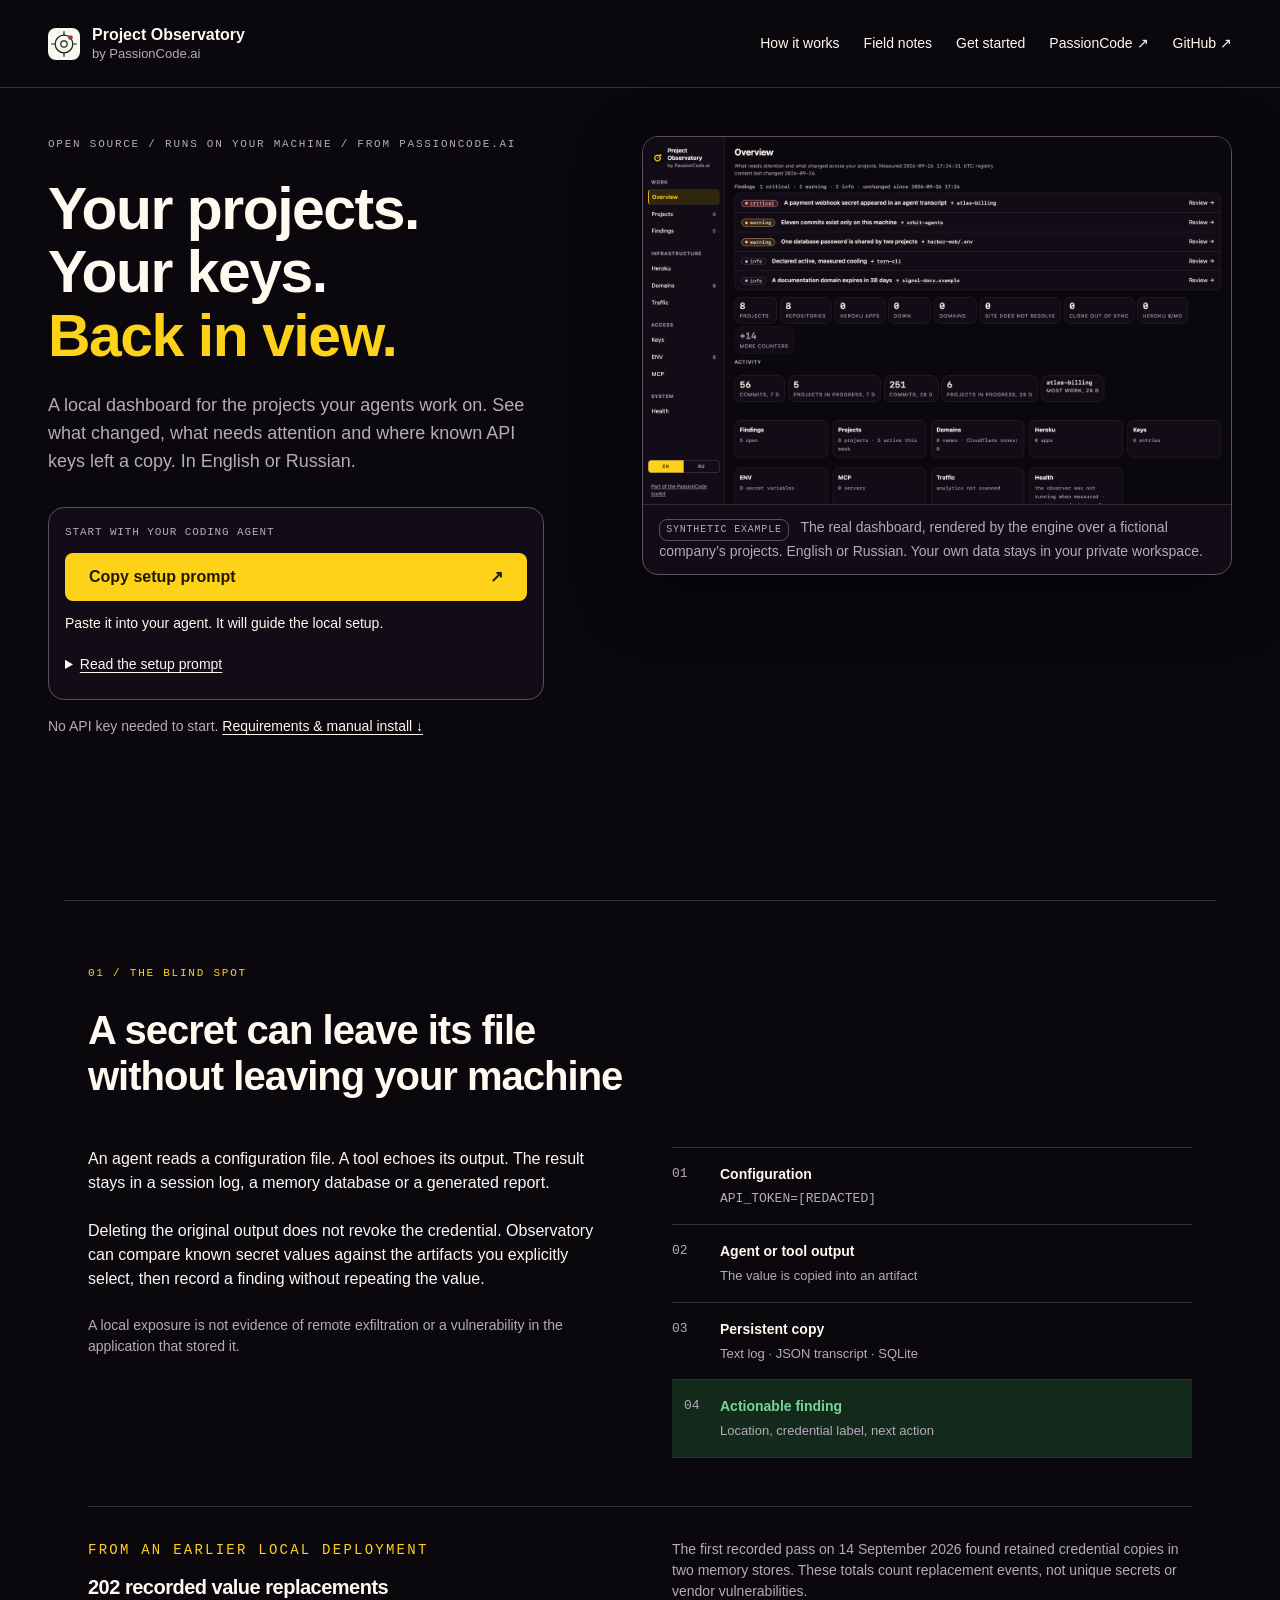
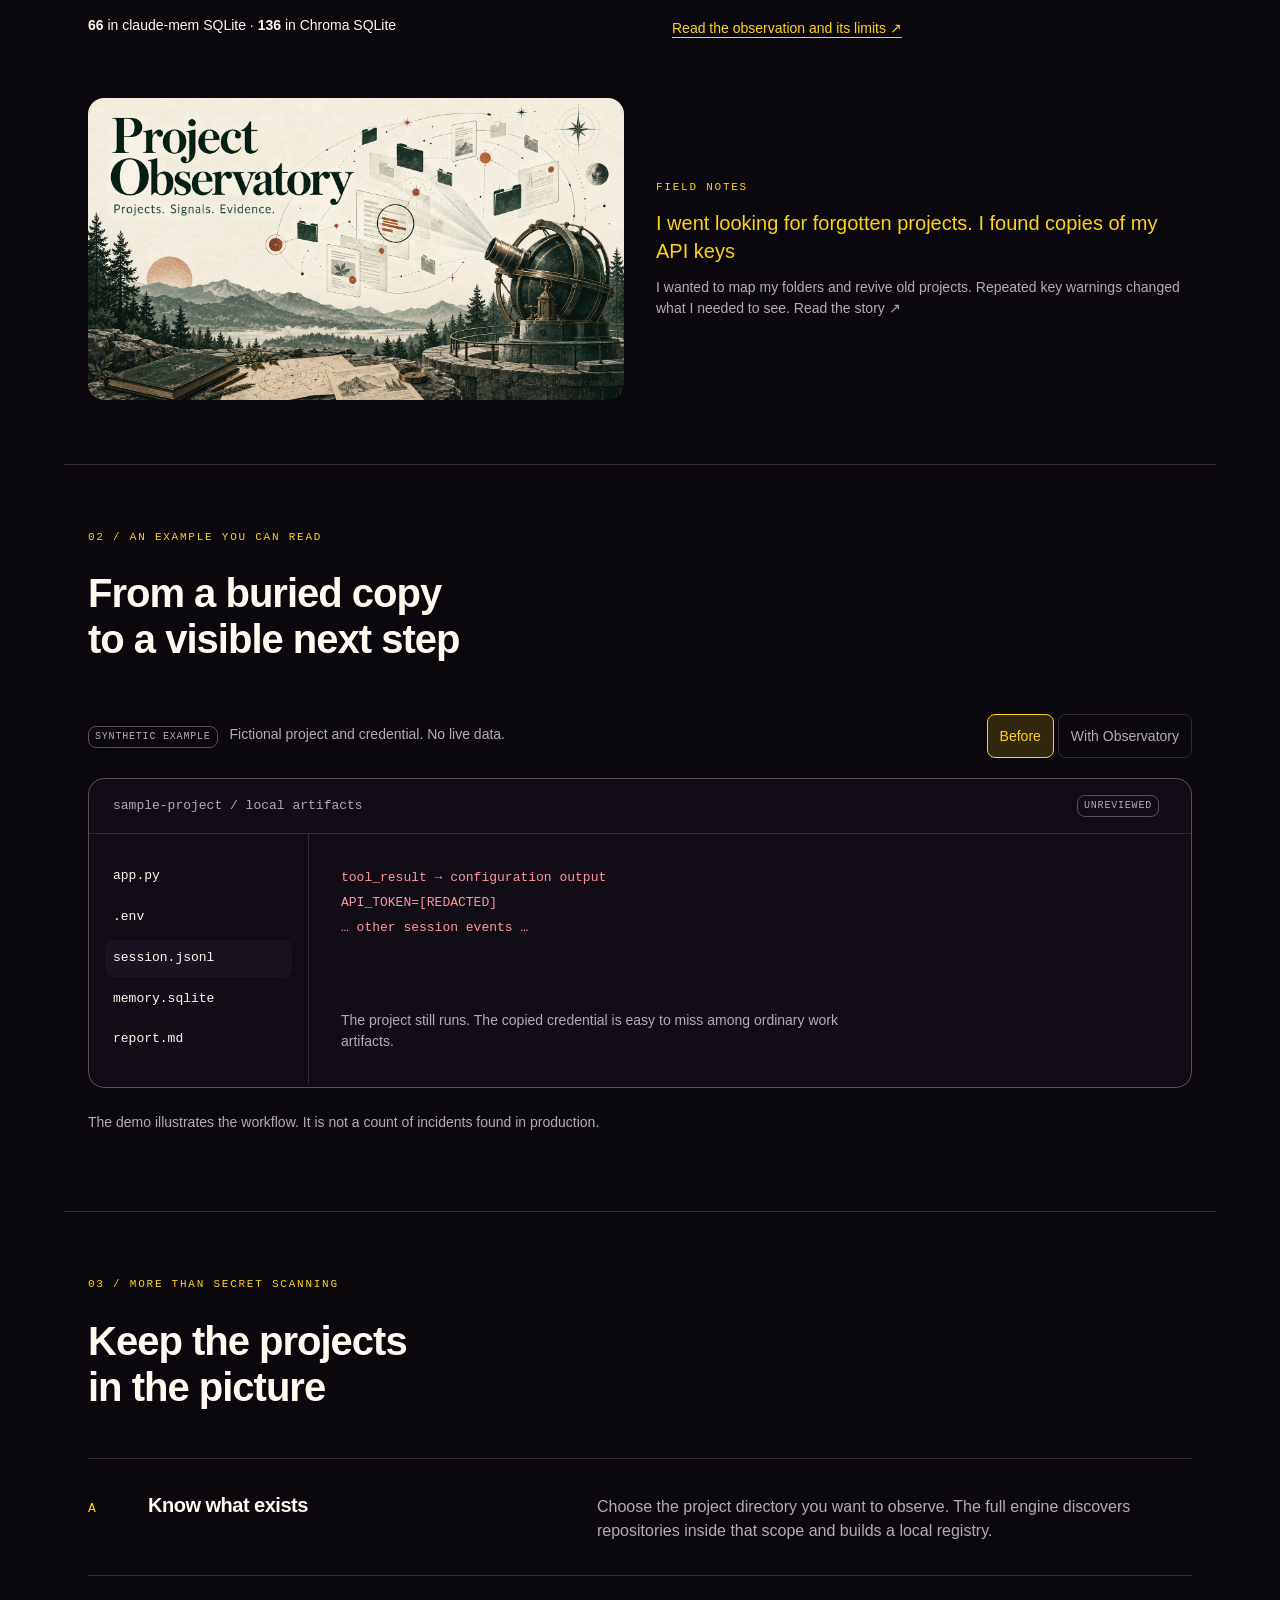
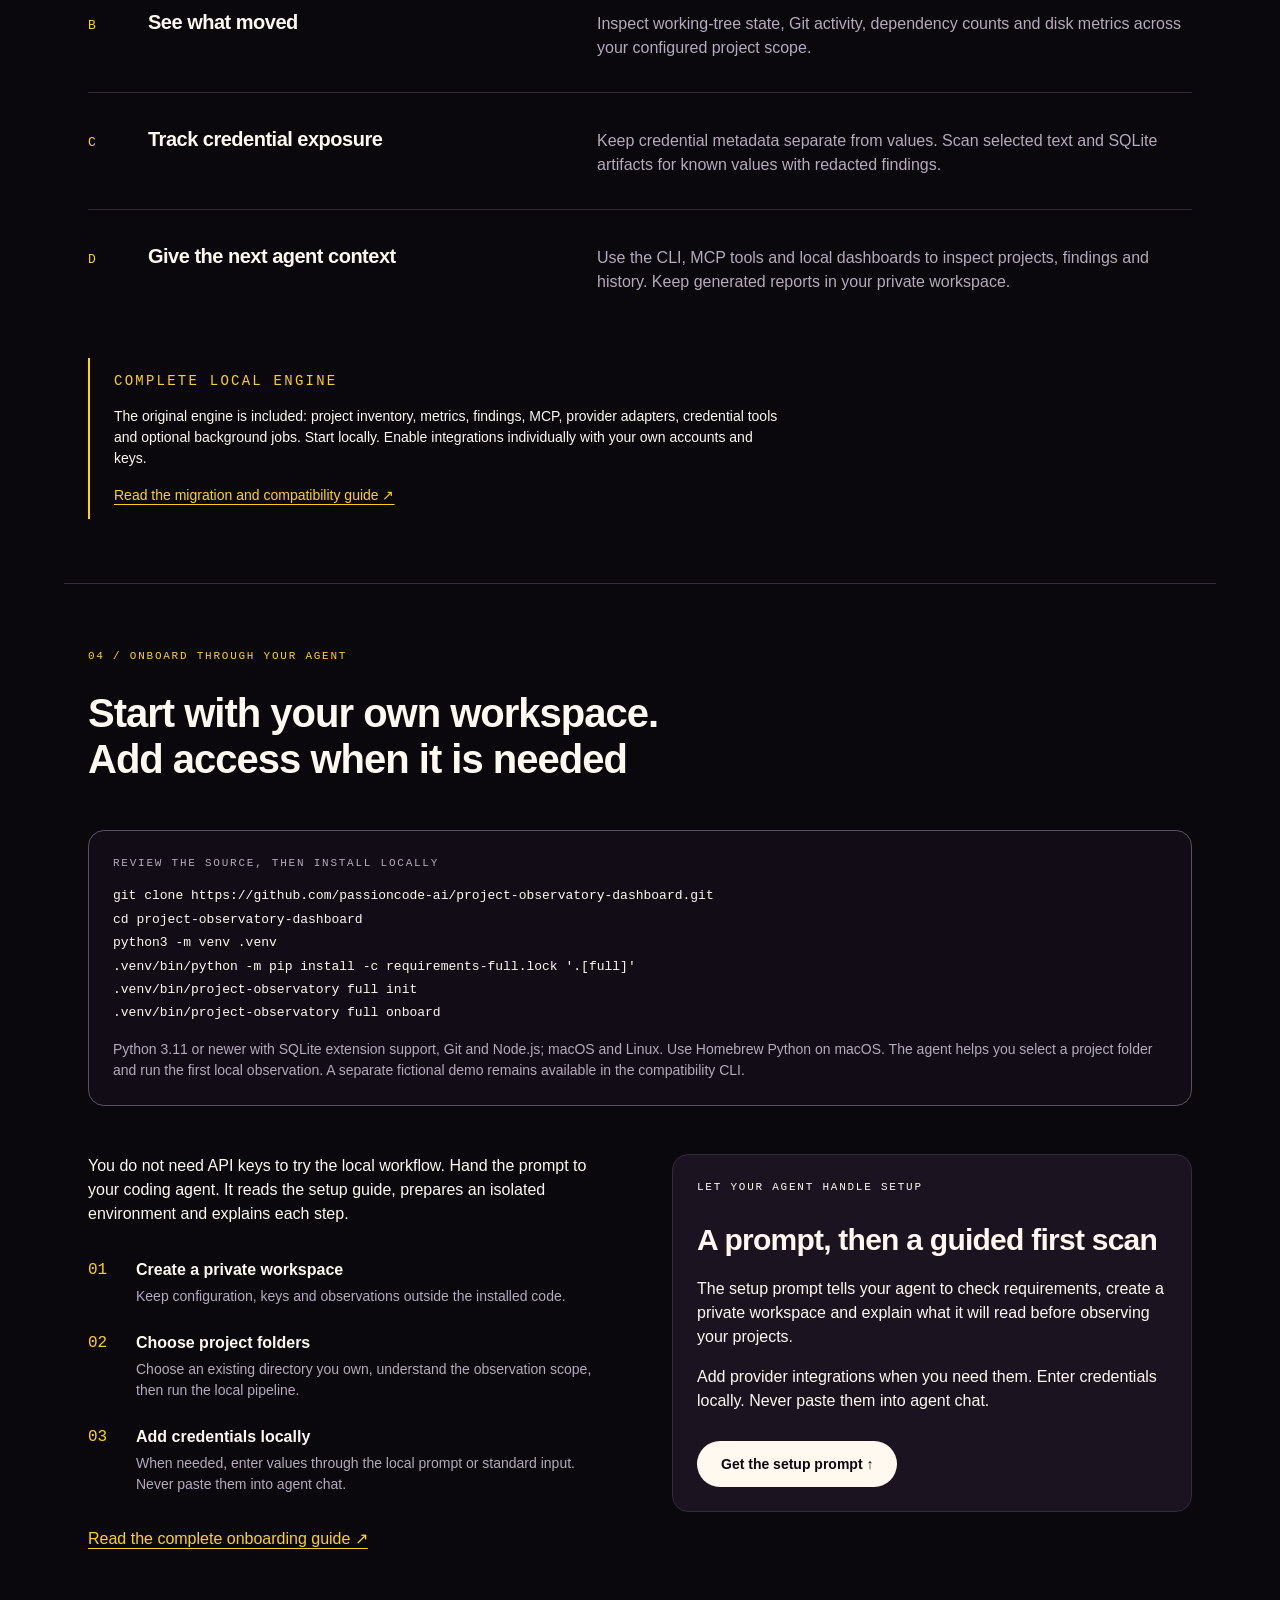
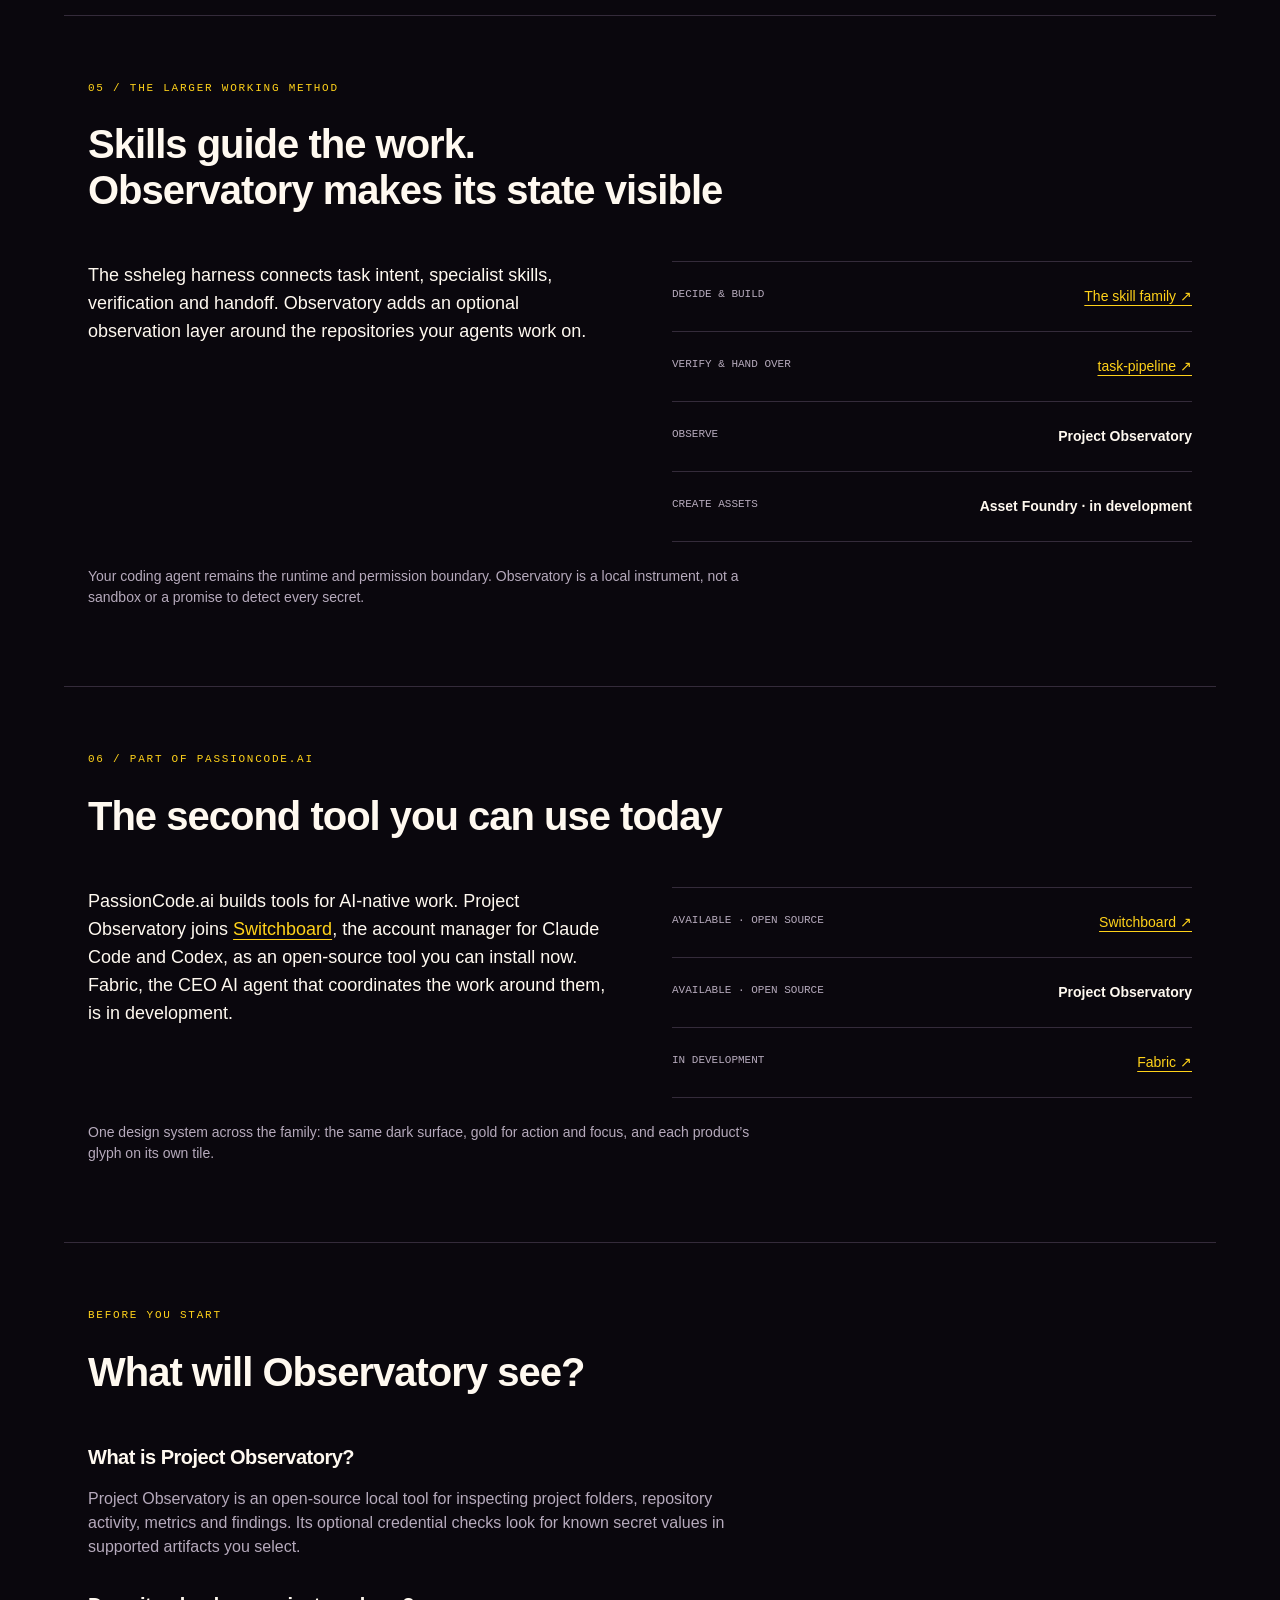
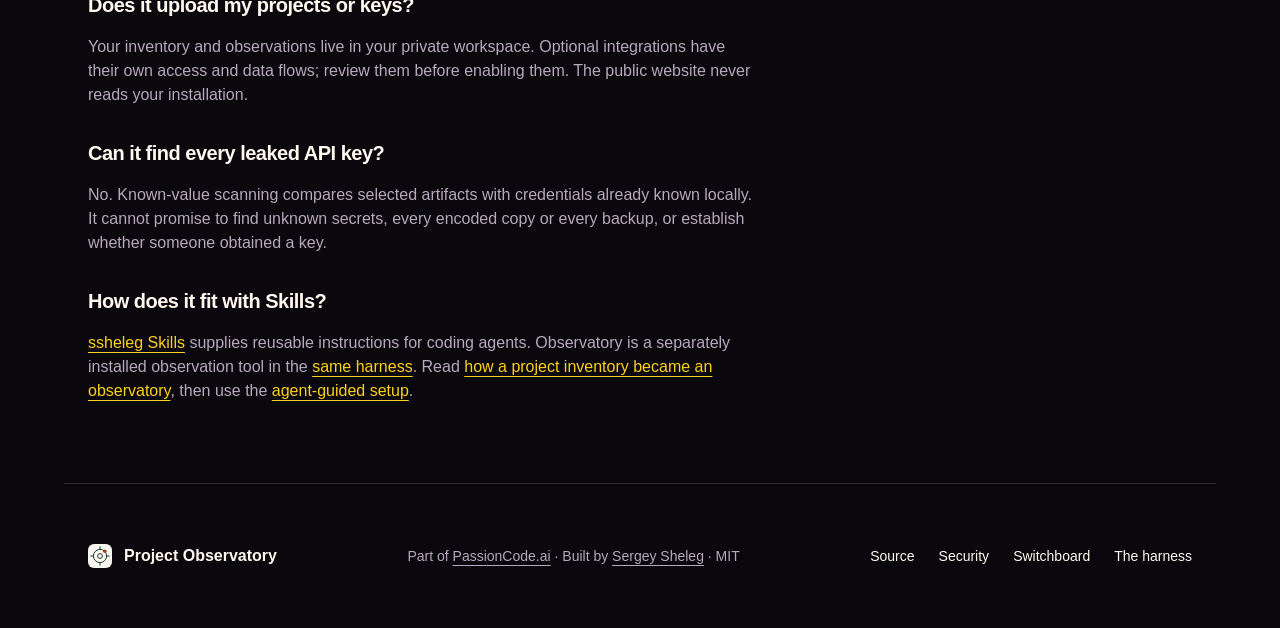
<file: site/index.html>
<!doctype html>
<html lang="en">
<head>
<meta charset="utf-8"><meta name="viewport" content="width=device-width,initial-scale=1">
<title>Project Observatory · Your projects, in view · PassionCode.ai</title>
<meta name="description" content="Project Observatory by PassionCode.ai: an open-source local dashboard for your projects, Git activity and credential exposure findings, in English or Russian. Copy the setup prompt and let your coding agent guide installation.">
<link rel="canonical" href="https://observatory.sshlg.me/">
<meta name="theme-color" content="#0a070d">
<meta property="og:title" content="Project Observatory"><meta property="og:description" content="Your projects, Git activity and credential exposure findings in one local dashboard. Open source, from PassionCode.ai. Set it up with your coding agent.">
<meta property="og:image" content="https://observatory.sshlg.me/assets/observatory-cover.png"><meta name="twitter:card" content="summary_large_image"><meta name="twitter:image" content="https://observatory.sshlg.me/assets/observatory-cover.png">
<meta property="og:type" content="website"><meta property="og:url" content="https://observatory.sshlg.me/">
<link rel="icon" href="mark.svg" type="image/svg+xml"><link rel="stylesheet" href="tokens.css?v=4c1dd35cdb9b"><link rel="stylesheet" href="style.css?v=104e73379b03">
<script type="application/ld+json">{"@context":"https://schema.org","@type":"SoftwareSourceCode","name":"Project Observatory","description":"A local observation layer for agent-operated projects","codeRepository":"https://github.com/passioncode-ai/project-observatory-dashboard","license":"https://opensource.org/license/mit","programmingLanguage":"Python","url":"https://observatory.sshlg.me/","author":{"@type":"Person","name":"Sergey Sheleg","url":"https://sshlg.me/"},"publisher":{"@type":"Organization","name":"PassionCode.ai","url":"https://passioncode.ai/"}}</script>
<meta name="robots" content="index,follow,max-image-preview:large"><meta name="author" content="Sergey Sheleg"><meta property="og:site_name" content="Project Observatory"><meta property="og:image:alt" content="Project Observatory: an illustrated observation station connected to project cards."><meta property="og:image:width" content="1672"><meta property="og:image:height" content="941"><meta name="twitter:image:alt" content="Project Observatory: projects, signals, evidence."><script type="application/ld+json" id="site-entities">{"@context":"https://schema.org","@graph":[{"@type":"WebSite","@id":"https://observatory.sshlg.me/#website","name":"Project Observatory","url":"https://observatory.sshlg.me/","publisher":{"@id":"https://passioncode.ai/#organization"}},{"@type":"Organization","@id":"https://passioncode.ai/#organization","name":"PassionCode.ai","url":"https://passioncode.ai/"},{"@type":"Person","@id":"https://sshlg.me/#person","name":"Sergey Sheleg","url":"https://sshlg.me/"},{"@type":"WebPage","@id":"https://observatory.sshlg.me/#webpage","url":"https://observatory.sshlg.me/","name":"Project Observatory","isPartOf":{"@id":"https://observatory.sshlg.me/#website"},"inLanguage":"en","author":{"@id":"https://sshlg.me/#person"}}]}</script></head>
<body class="home">
<a class="skip" href="#main">Skip to content</a>
<main id="main">
<div class="dawn">
<header class="shell"><a class="wordmark" href="./"><img src="mark.svg" width="32" height="32" alt=""><span class="wordmark-name">Project Observatory<small>by PassionCode.ai</small></span></a><nav aria-label="Main"><a href="#how">How it works</a><a href="field-notes/">Field notes</a><a href="#start">Get started</a><a href="https://passioncode.ai/">PassionCode ↗</a><a href="https://github.com/passioncode-ai/project-observatory-dashboard">GitHub ↗</a></nav></header>
<section class="hero shell" aria-labelledby="hero-title">
<div class="hero-copy">
<p class="eyebrow">OPEN SOURCE / RUNS ON YOUR MACHINE / FROM PASSIONCODE.AI</p>
<h1 id="hero-title">Your projects.<br>Your keys.<br><span>Back in view.</span></h1>
<p class="lede">A local dashboard for the projects your agents work on. See what changed, what needs attention and where known API keys left a copy. In English or Russian.</p>
<div class="quick-start" id="install-prompt">
<div class="quick-start-head"><span class="prompt-label">START WITH YOUR CODING AGENT</span><button class="button primary" id="copy-prompt" type="button" aria-describedby="copy-status">Copy setup prompt <span aria-hidden="true">↗</span></button></div>
<p id="copy-status" role="status" aria-live="polite">Paste it into your agent. It will guide the local setup.</p>
<details id="prompt-details"><summary>Read the setup prompt</summary><pre id="agent-prompt" tabindex="0">Set up the full Project Observatory from
https://github.com/passioncode-ai/project-observatory-dashboard

Read README.md, SECURITY.md, docs/ONBOARDING.md and
docs/AGENT-ONBOARDING.md first. Use an isolated Python
environment and a separate private workspace.

Check requirements, run full init and full doctor.
Help me choose my project directory, explain what is
read, then run full local and open the local dashboard.

Offer integrations separately. Have me enter keys
through a local hidden prompt or credential manager,
never this chat. Do not echo values, publish private
reports, enable paid actions or start background jobs
without my explicit choice.

Show coverage, unavailable sources and next actions.
Explain upgrade preview, backup and restore. Keep the
original installation intact during any migration.</pre></details>
<noscript><p>Open “Read the setup prompt” and copy the text manually.</p></noscript>
</div>
<p class="hero-links">No API key needed to start. <a href="#start">Requirements &amp; manual install ↓</a></p>
</div>
<figure class="dashboard-shot">
<img src="assets/dashboard-overview-en.png" width="1440" height="900" alt="The Project Observatory overview page: five findings ordered from critical to info, project and activity counters, and a card for every section, in the PassionCode dark theme.">
<figcaption><span class="tag">SYNTHETIC EXAMPLE</span> The real dashboard, rendered by the engine over a fictional company’s projects. English or Russian. Your own data stays in your private workspace.</figcaption>
</figure>
</section>
</div>
<section class="sheet section" id="how">
<div class="section-heading"><p class="eyebrow">01 / THE BLIND SPOT</p><h2>A secret can leave its file<br>without leaving your machine</h2></div>
<div class="split"><div class="prose"><p>An agent reads a configuration file. A tool echoes its output. The result stays in a session log, a memory database or a generated report.</p><p>Deleting the original output does not revoke the credential. Observatory can compare known secret values against the artifacts you explicitly select, then record a finding without repeating the value.</p><p class="source">A local exposure is not evidence of remote exfiltration or a vulnerability in the application that stored it.</p></div>
<div class="journey" aria-label="Credential exposure path"><div><span class="step">01</span><strong>Configuration</strong><code>API_TOKEN=[REDACTED]</code></div><div><span class="step">02</span><strong>Agent or tool output</strong><span>The value is copied into an artifact</span></div><div><span class="step">03</span><strong>Persistent copy</strong><span>Text log · JSON transcript · SQLite</span></div><div class="found"><span class="step">04</span><strong>Actionable finding</strong><span>Location, credential label, next action</span></div></div></div>
<aside class="case-study"><div><p class="eyebrow">FROM AN EARLIER LOCAL DEPLOYMENT</p><h3>202 recorded value replacements</h3><p><strong>66</strong> in claude-mem SQLite · <strong>136</strong> in Chroma SQLite</p></div><div><p>The first recorded pass on 14 September 2026 found retained credential copies in two memory stores. These totals count replacement events, not unique secrets or vendor vulnerabilities.</p><a href="https://github.com/passioncode-ai/project-observatory-dashboard/blob/main/docs/site/CASE-STUDY.md">Read the observation and its limits ↗</a></div></aside>
<a class="story-preview" href="field-notes/"><img src="assets/observatory-cover.png" width="1672" height="941" loading="lazy" alt=""><span><span class="eyebrow">FIELD NOTES</span><strong>I went looking for forgotten projects. I found copies of my API keys</strong><span>I wanted to map my folders and revive old projects. Repeated key warnings changed what I needed to see. Read the story ↗</span></span></a>
</section>
<section class="sheet section" id="example">
<div class="section-heading"><p class="eyebrow">02 / AN EXAMPLE YOU CAN READ</p><h2>From a buried copy<br>to a visible next step</h2></div>
<div class="example-top"><p><span class="tag">SYNTHETIC EXAMPLE</span> Fictional project and credential. No live data.</p><div class="switch" role="group" aria-label="Example state"><button type="button" data-state="before" aria-pressed="true">Before</button><button type="button" data-state="after" aria-pressed="false">With Observatory</button></div></div>
<div class="sample" id="sample-before"><div class="sample-label"><span>sample-project / local artifacts</span><span class="tag">UNREVIEWED</span></div><div class="sample-grid"><div class="file-list"><span>app.py</span><span>.env</span><span class="highlight">session.jsonl</span><span>memory.sqlite</span><span>report.md</span></div><div class="sample-body"><code>tool_result → configuration output<br>API_TOKEN=[REDACTED]<br>… other session events …</code><p>The project still runs. The copied credential is easy to miss among ordinary work artifacts.</p></div></div></div>
<div class="sample" id="sample-after"><div class="sample-label"><span>sample-project / exposure finding</span><span class="tag confirmed">VALUE MATCH</span></div><dl class="finding"><div><dt>Credential</dt><dd>DEMO_API_TOKEN <small>value withheld</small></dd></div><div><dt>Surface</dt><dd>Selected session transcript</dd></div><div><dt>Evidence</dt><dd>A known value matched in the selected artifact</dd></div><div><dt>Next action</dt><dd>Revoke or rotate at the provider; remove retained copies; scan again</dd></div></dl><p class="sample-foot">Detection records a finding. It does not rotate the key or erase your history automatically.</p></div>
<p class="source">The demo illustrates the workflow. It is not a count of incidents found in production.</p>
</section>
<section class="sheet section" id="projects">
<div class="section-heading"><p class="eyebrow">03 / MORE THAN SECRET SCANNING</p><h2>Keep the projects<br>in the picture</h2></div>
<div class="feature-rows"><article><span class="feature-no">A</span><h3>Know what exists</h3><p>Choose the project directory you want to observe. The full engine discovers repositories inside that scope and builds a local registry.</p></article><article><span class="feature-no">B</span><h3>See what moved</h3><p>Inspect working-tree state, Git activity, dependency counts and disk metrics across your configured project scope.</p></article><article><span class="feature-no">C</span><h3>Track credential exposure</h3><p>Keep credential metadata separate from values. Scan selected text and SQLite artifacts for known values with redacted findings.</p></article><article><span class="feature-no">D</span><h3>Give the next agent context</h3><p>Use the CLI, MCP tools and local dashboards to inspect projects, findings and history. Keep generated reports in your private workspace.</p></article></div>
<div class="boundary"><p class="eyebrow">COMPLETE LOCAL ENGINE</p><p>The original engine is included: project inventory, metrics, findings, MCP, provider adapters, credential tools and optional background jobs. Start locally. Enable integrations individually with your own accounts and keys.</p><a href="https://github.com/passioncode-ai/project-observatory-dashboard/blob/main/docs/MIGRATION.md">Read the migration and compatibility guide ↗</a></div>
</section>
<section class="sheet section" id="start">
<div class="section-heading"><p class="eyebrow">04 / ONBOARD THROUGH YOUR AGENT</p><h2>Start with your own workspace.<br>Add access when it is needed</h2></div>
<div class="install"><span class="eyebrow">REVIEW THE SOURCE, THEN INSTALL LOCALLY</span><pre>git clone https://github.com/passioncode-ai/project-observatory-dashboard.git
cd project-observatory-dashboard
python3 -m venv .venv
.venv/bin/python -m pip install -c requirements-full.lock '.[full]'
.venv/bin/project-observatory full init
.venv/bin/project-observatory full onboard</pre><p>Python 3.11 or newer with SQLite extension support, Git and Node.js; macOS and Linux. Use Homebrew Python on macOS. The agent helps you select a project folder and run the first local observation. A separate fictional demo remains available in the compatibility CLI.</p></div>
<div class="split"><div class="prose"><p>You do not need API keys to try the local workflow. Hand the prompt to your coding agent. It reads the setup guide, prepares an isolated environment and explains each step.</p><ol class="setup-steps"><li><strong>Create a private workspace</strong><span>Keep configuration, keys and observations outside the installed code.</span></li><li><strong>Choose project folders</strong><span>Choose an existing directory you own, understand the observation scope, then run the local pipeline.</span></li><li><strong>Add credentials locally</strong><span>When needed, enter values through the local prompt or standard input. Never paste them into agent chat.</span></li></ol><a href="https://github.com/passioncode-ai/project-observatory-dashboard/blob/main/docs/ONBOARDING.md">Read the complete onboarding guide ↗</a></div>
<aside class="setup-note"><p class="eyebrow">LET YOUR AGENT HANDLE SETUP</p><h3>A prompt, then a guided first scan</h3><p>The setup prompt tells your agent to check requirements, create a private workspace and explain what it will read before observing your projects.</p><p>Add provider integrations when you need them. Enter credentials locally. Never paste them into agent chat.</p><a class="button" href="#install-prompt">Get the setup prompt ↑</a></aside></div>
</section>
<section class="sheet section" id="harness">
<div class="section-heading"><p class="eyebrow">05 / THE LARGER WORKING METHOD</p><h2>Skills guide the work.<br>Observatory makes its state visible</h2></div>
<div class="split"><p class="lede-on-paper">The ssheleg harness connects task intent, specialist skills, verification and handoff. Observatory adds an optional observation layer around the repositories your agents work on.</p><div class="architecture"><div><span>DECIDE & BUILD</span><a href="https://skills.sshlg.me/">The skill family ↗</a></div><div><span>VERIFY & HAND OVER</span><a href="https://skills.sshlg.me/skills/task-pipeline/">task-pipeline ↗</a></div><div><span>OBSERVE</span><strong>Project Observatory</strong></div><div><span>CREATE ASSETS</span><strong>Asset Foundry · in development</strong></div></div></div>
<p class="source">Your coding agent remains the runtime and permission boundary. Observatory is a local instrument, not a sandbox or a promise to detect every secret.</p>
</section>
<section class="sheet section" id="passioncode">
<div class="section-heading"><p class="eyebrow">06 / PART OF PASSIONCODE.AI</p><h2>The second tool you can use today</h2></div>
<div class="split"><p class="lede-on-paper">PassionCode.ai builds tools for AI-native work. Project Observatory joins <a href="https://passioncode.ai/switchboard/">Switchboard</a>, the account manager for Claude Code and Codex, as an open-source tool you can install now. Fabric, the CEO AI agent that coordinates the work around them, is in development.</p>
<div class="architecture"><div><span>AVAILABLE · OPEN SOURCE</span><a href="https://passioncode.ai/switchboard/">Switchboard ↗</a></div><div><span>AVAILABLE · OPEN SOURCE</span><strong>Project Observatory</strong></div><div><span>IN DEVELOPMENT</span><a href="https://passioncode.ai/#fabric">Fabric ↗</a></div></div></div>
<p class="source">One design system across the family: the same dark surface, gold for action and focus, and each product’s glyph on its own tile.</p>
</section>
<section class="sheet section" id="questions"><div class="section-heading"><p class="eyebrow">BEFORE YOU START</p><h2>What will Observatory see?</h2></div><div class="quick-answers"><h3>What is Project Observatory?</h3><p>Project Observatory is an open-source local tool for inspecting project folders, repository activity, metrics and findings. Its optional credential checks look for known secret values in supported artifacts you select.</p><h3>Does it upload my projects or keys?</h3><p>Your inventory and observations live in your private workspace. Optional integrations have their own access and data flows; review them before enabling them. The public website never reads your installation.</p><h3>Can it find every leaked API key?</h3><p>No. Known-value scanning compares selected artifacts with credentials already known locally. It cannot promise to find unknown secrets, every encoded copy or every backup, or establish whether someone obtained a key.</p><h3>How does it fit with Skills?</h3><p><a href="https://skills.sshlg.me/">ssheleg Skills</a> supplies reusable instructions for coding agents. Observatory is a separately installed observation tool in the <a href="https://skills.sshlg.me/harness/">same harness</a>. Read <a href="field-notes/">how a project inventory became an observatory</a>, then use the <a href="#start">agent-guided setup</a>.</p></div></section></main>
<footer class="sheet"><a class="wordmark" href="./"><img src="mark.svg" width="24" height="24" alt="">Project Observatory</a><p>Part of <a href="https://passioncode.ai/">PassionCode.ai</a> · Built by <a href="https://sshlg.me/">Sergey Sheleg</a> · MIT</p><nav aria-label="Footer"><a href="https://github.com/passioncode-ai/project-observatory-dashboard">Source</a><a href="https://github.com/passioncode-ai/project-observatory-dashboard/blob/main/SECURITY.md">Security</a><a href="https://passioncode.ai/switchboard/">Switchboard</a><a href="https://skills.sshlg.me/harness/">The harness</a></nav></footer>
<script src="app.js?v=833a8acdf5c4" defer></script>
</body></html>
</file>
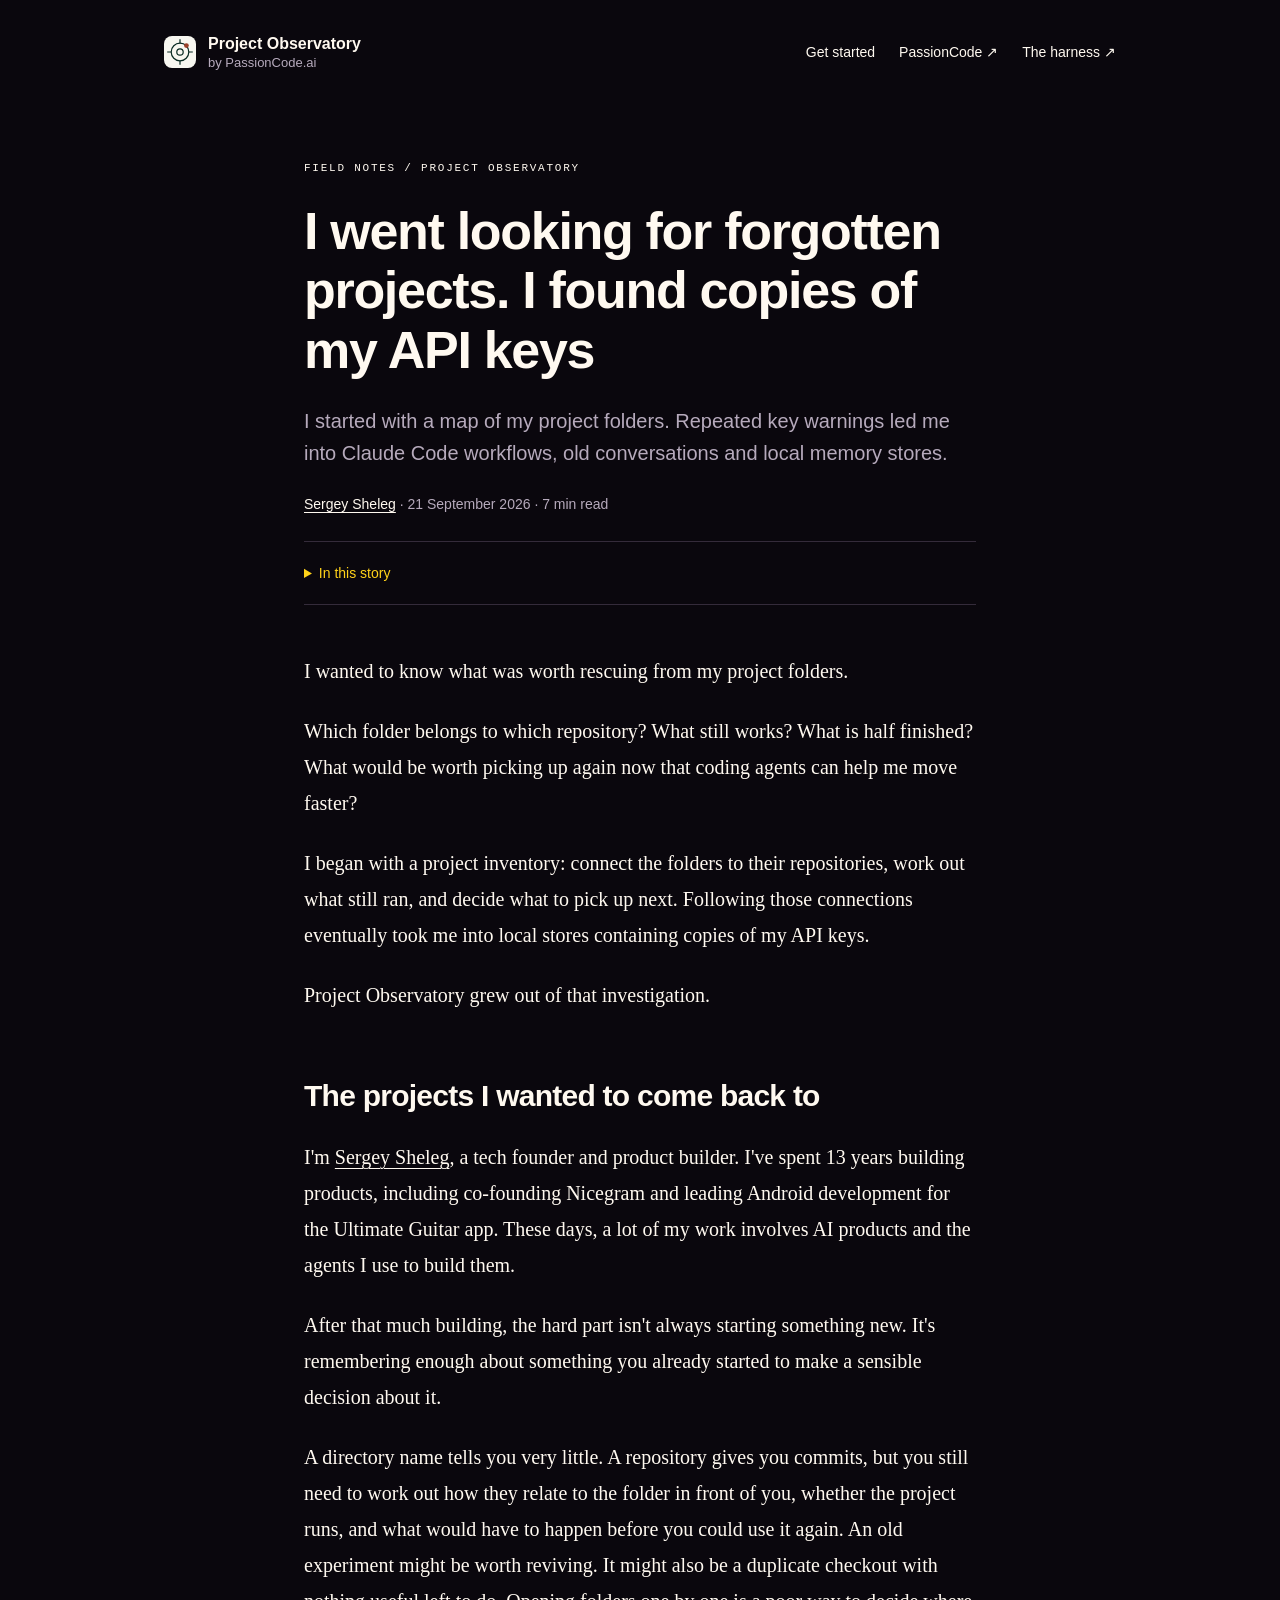
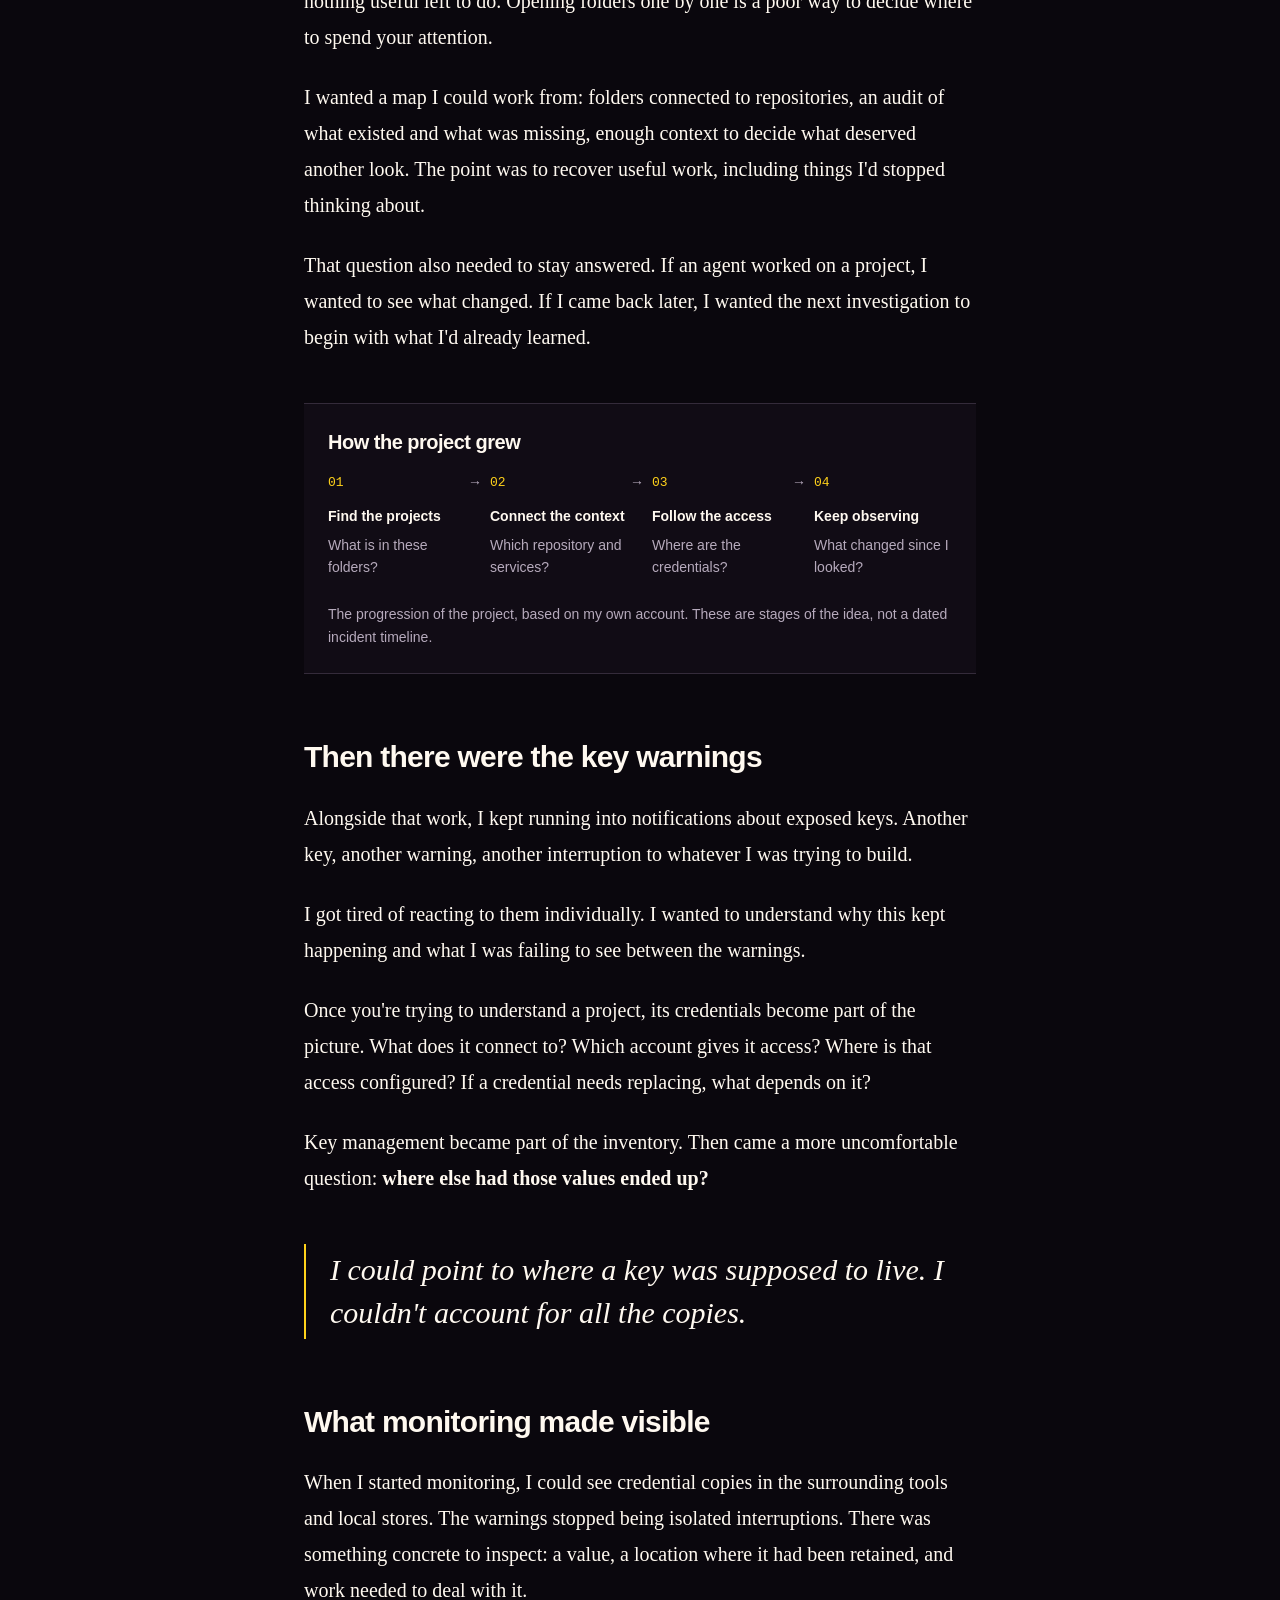
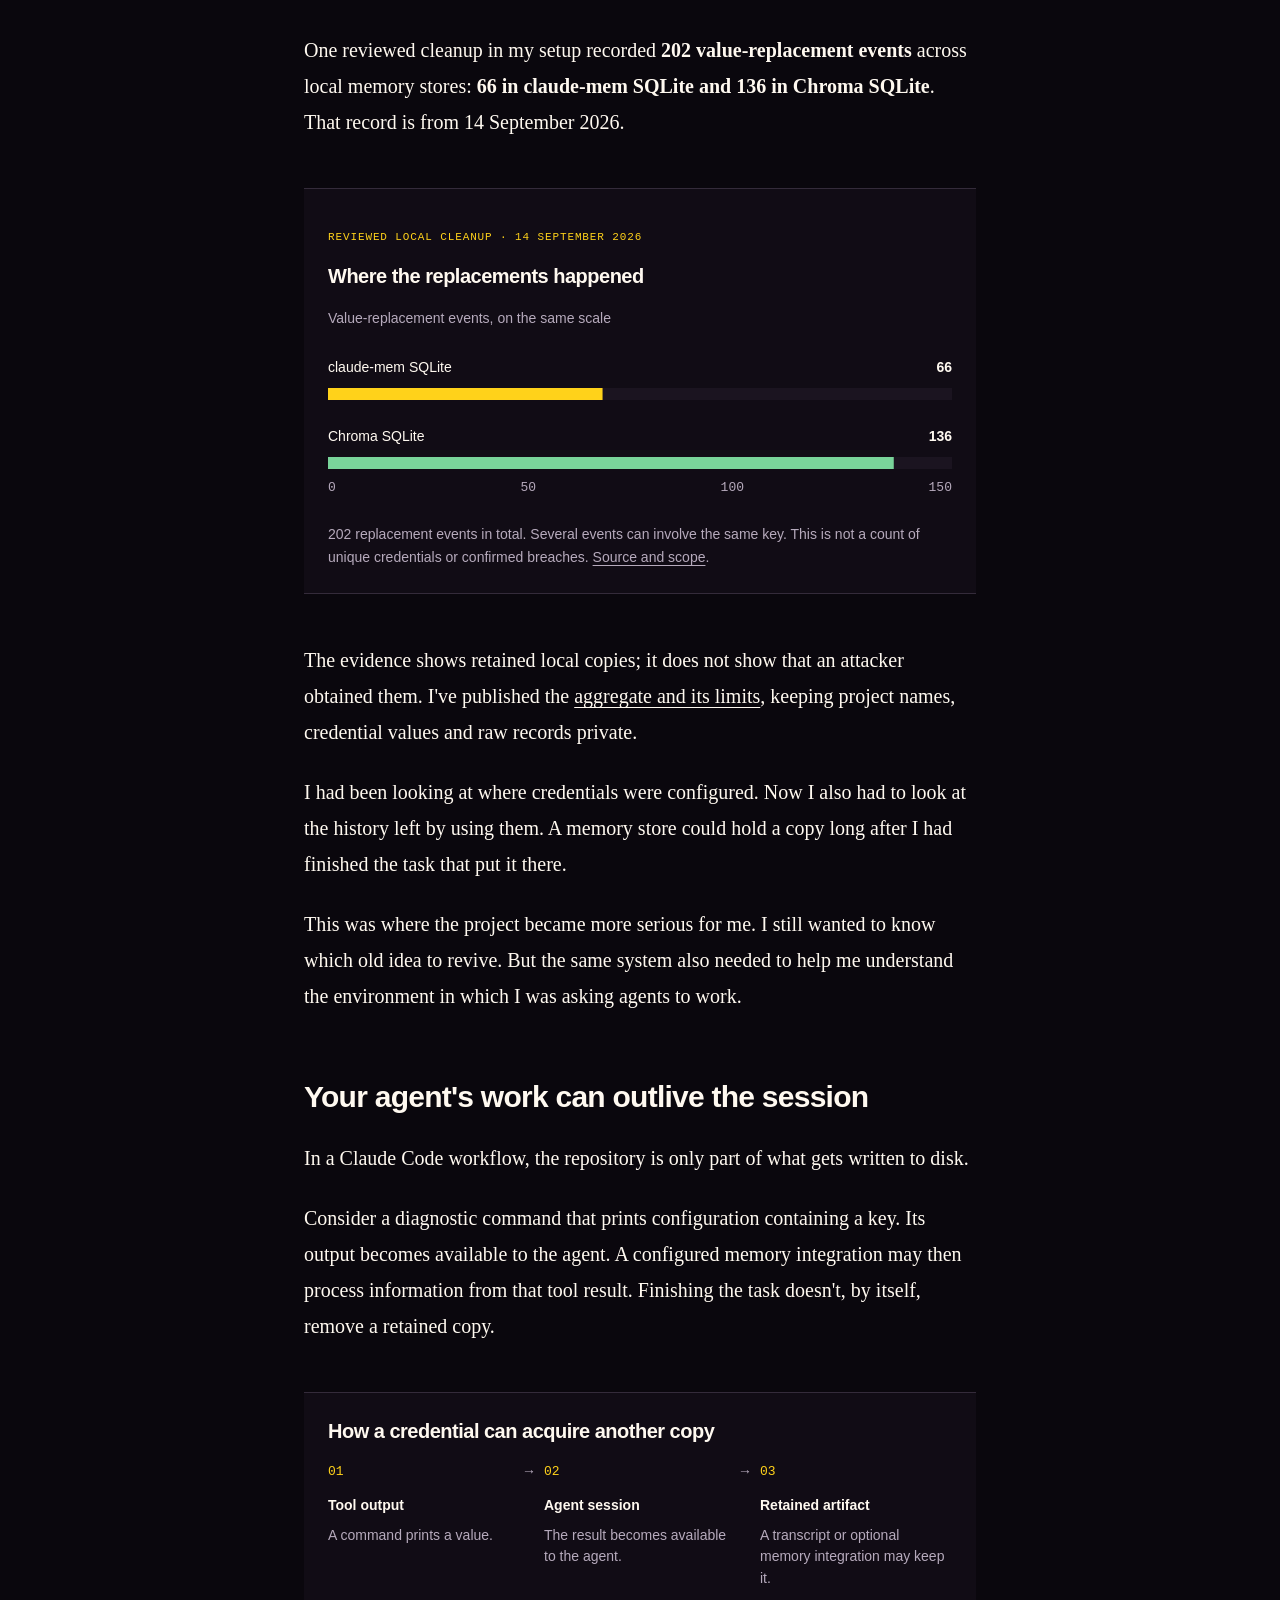
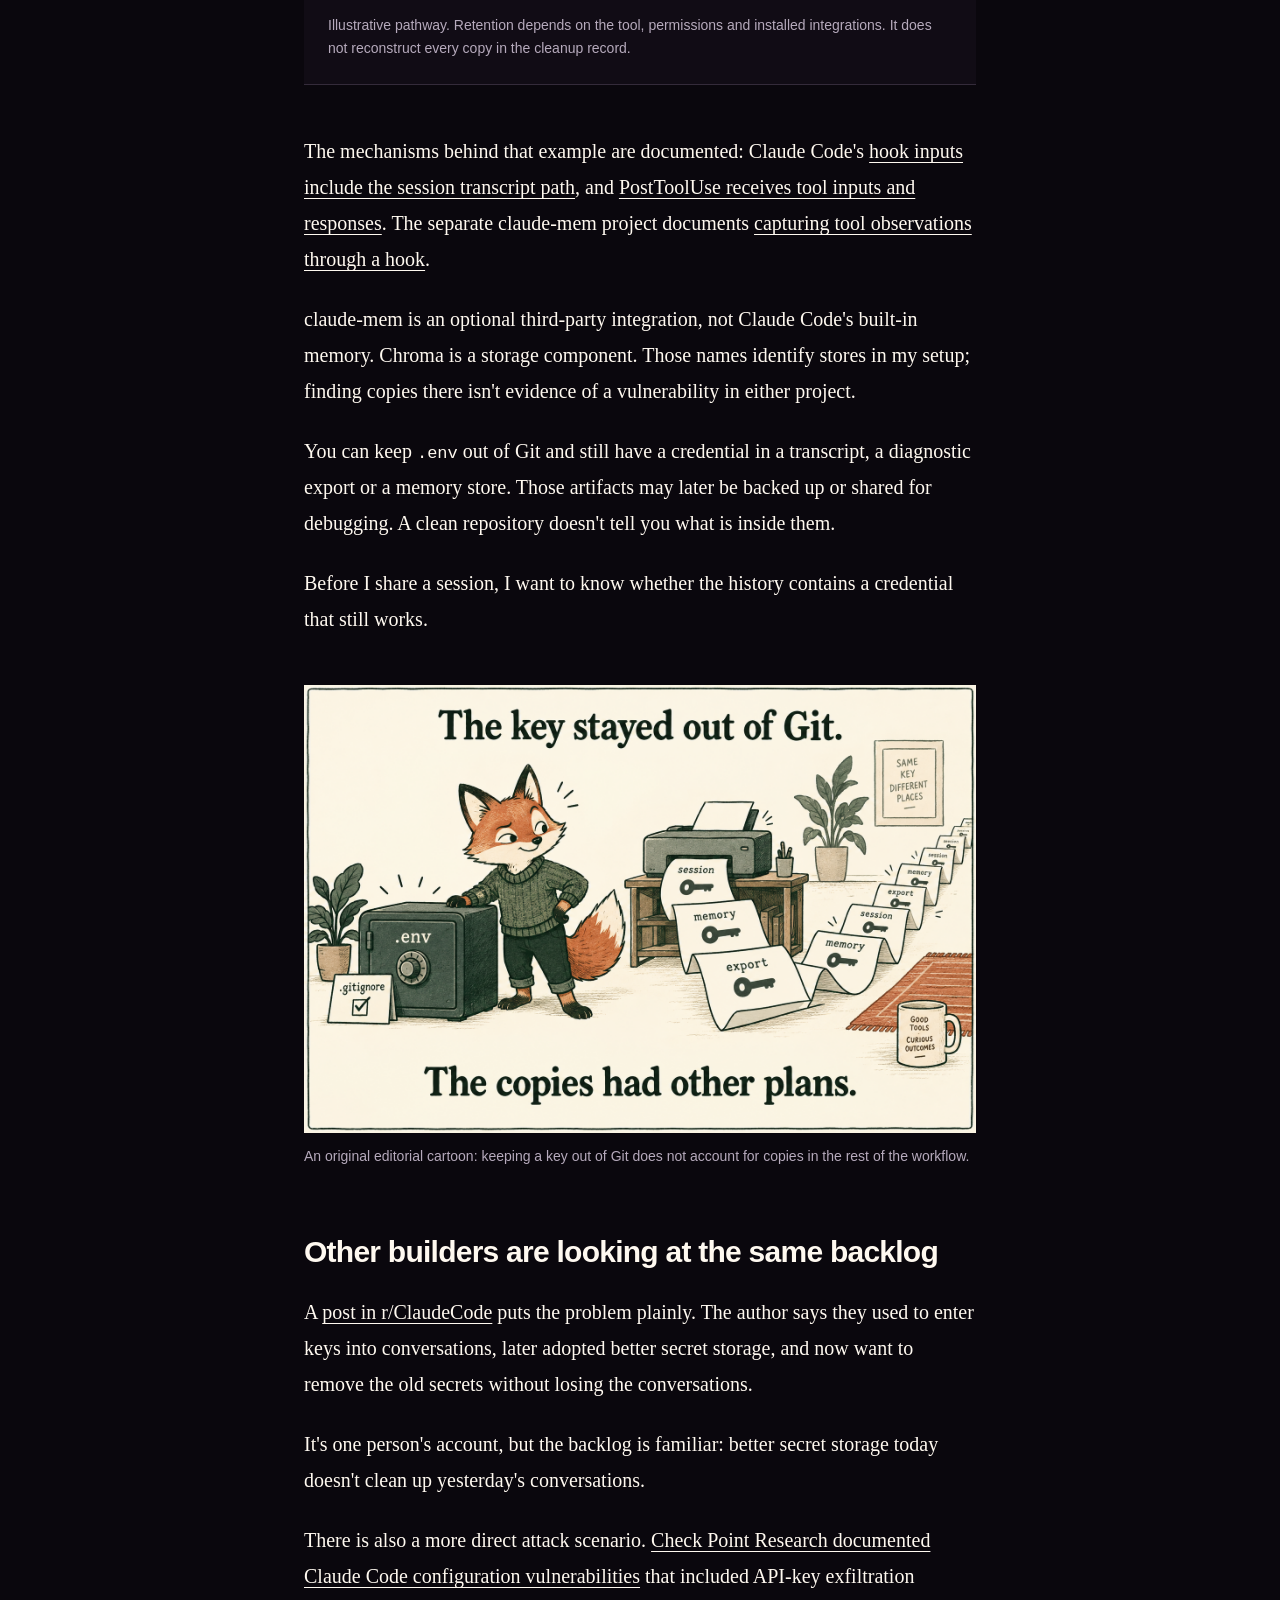
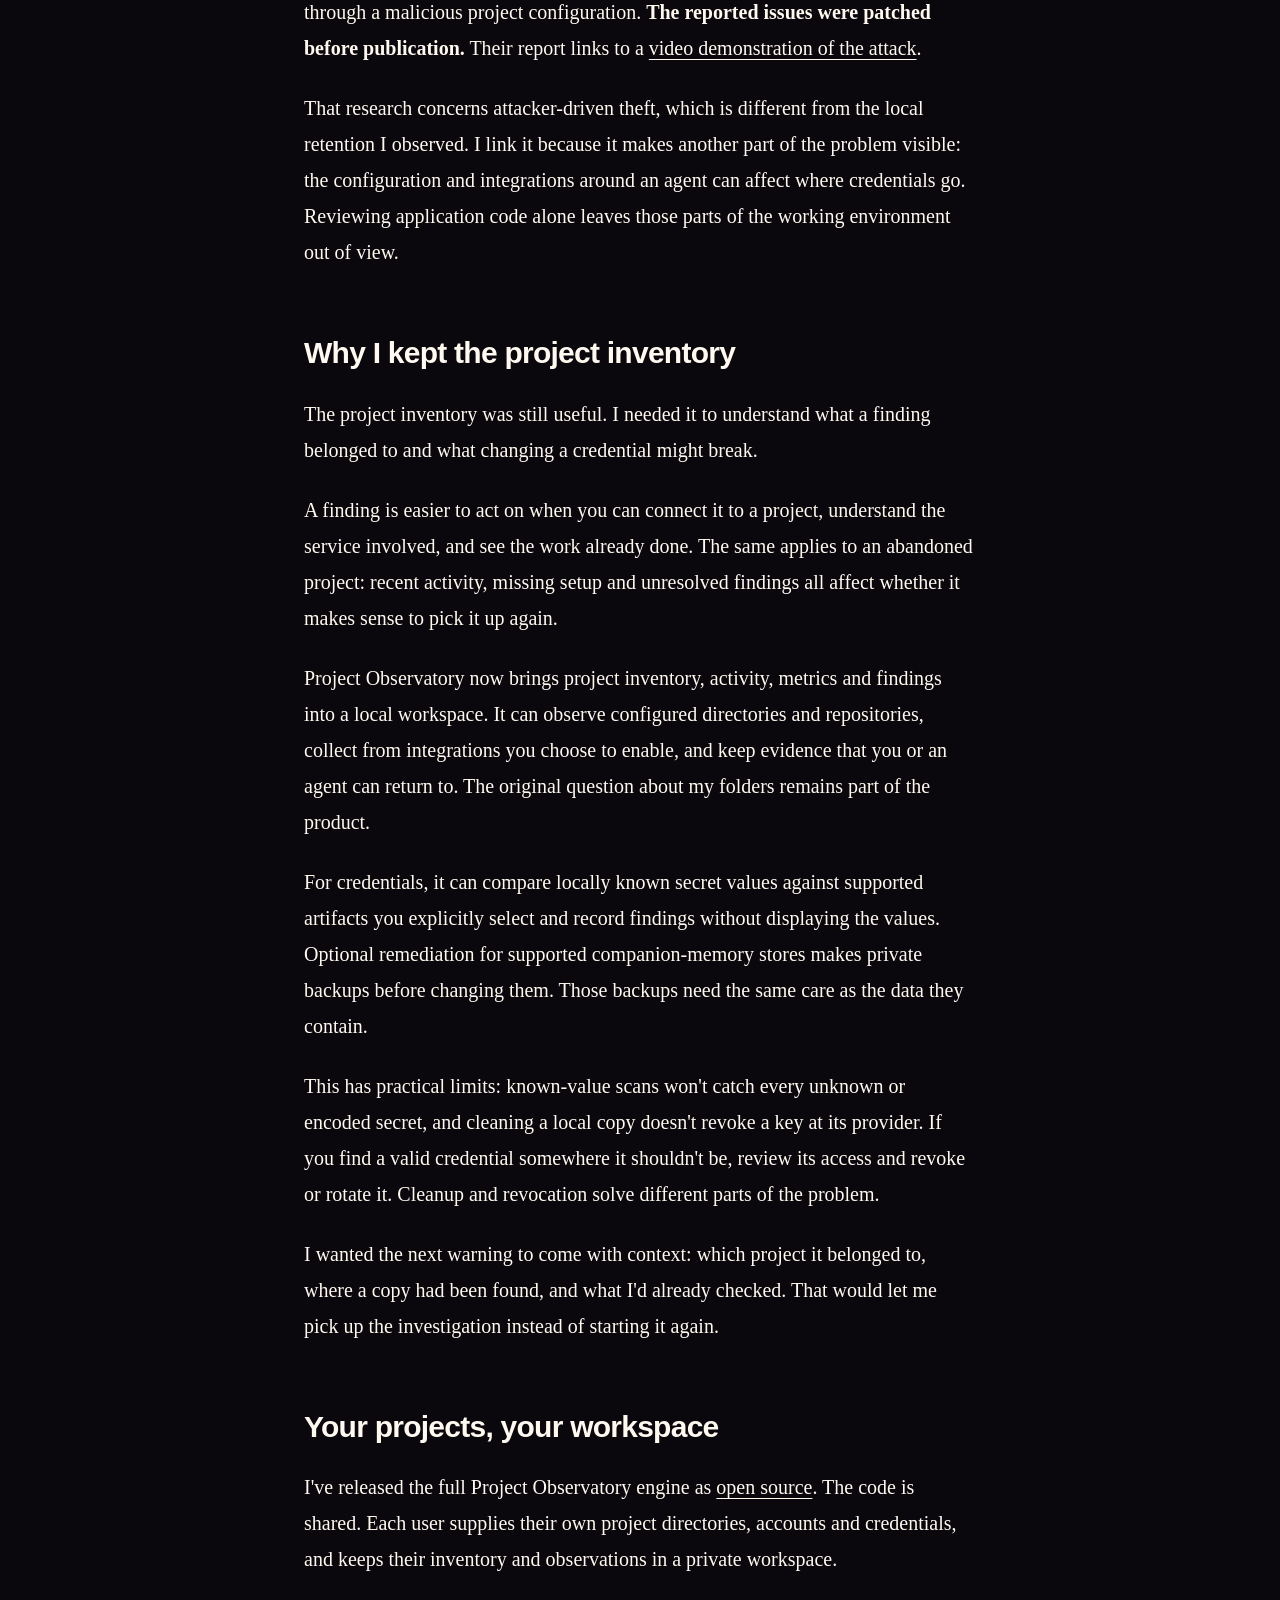
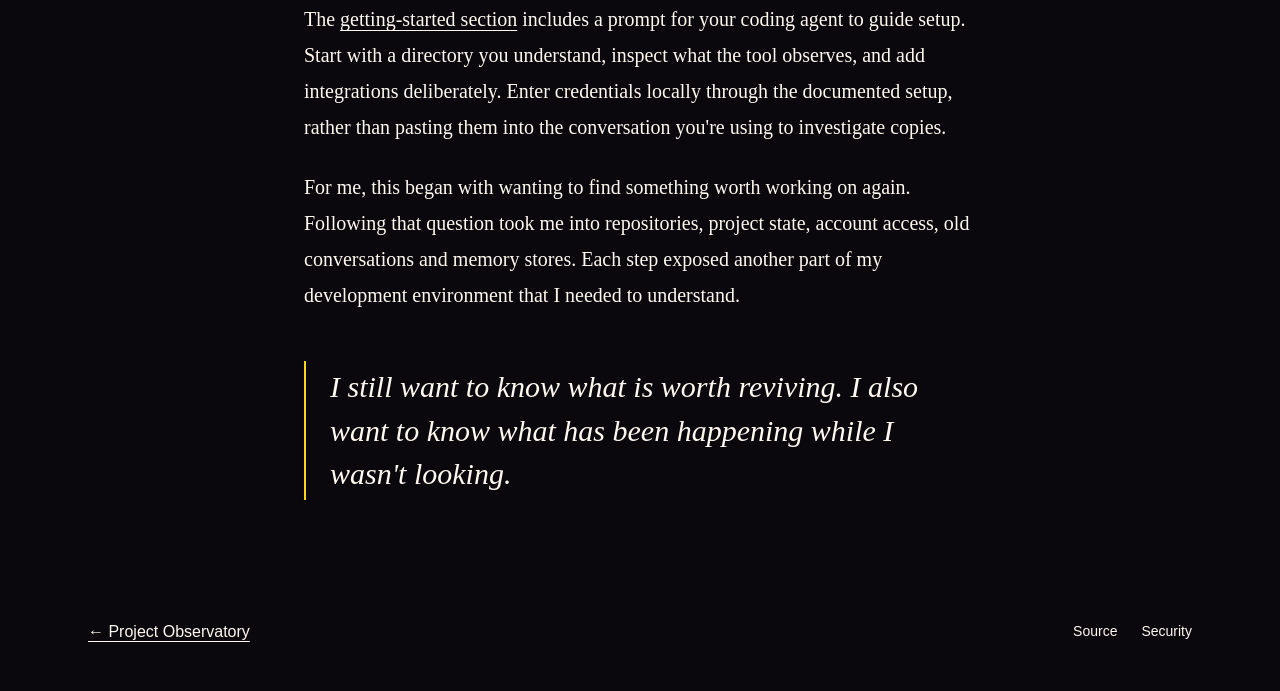
<file: site/field-notes/index.html>
<!doctype html><html lang="en"><head><meta charset="utf-8"><meta name="viewport" content="width=device-width,initial-scale=1"><title>API key copies in agent workflows: my Observatory story</title><meta name="description" content="I wanted to map my project folders and find ideas worth reviving. Repeated key warnings led me into agent history, memory stores, and Project Observatory."><link rel="canonical" href="https://observatory.sshlg.me/field-notes/"><meta property="og:type" content="article"><meta property="og:title" content="I went looking for forgotten projects. I found copies of my API keys"><meta property="og:description" content="I wanted to map my project folders and find ideas worth reviving. Repeated key warnings led me into agent history, memory stores, and Project Observatory."><meta property="og:url" content="https://observatory.sshlg.me/field-notes/"><meta property="og:image" content="https://observatory.sshlg.me/assets/observatory-cover.png"><meta name="twitter:card" content="summary_large_image"><link rel="icon" href="../mark.svg"><link rel="stylesheet" href="../tokens.css?v=4c1dd35cdb9b"><link rel="stylesheet" href="../style.css?v=104e73379b03"><script type="application/ld+json">{"@context":"https://schema.org","@type":"BlogPosting","@id":"https://observatory.sshlg.me/field-notes/#article","headline":"I went looking for forgotten projects. I found copies of my API keys","description":"I started with a map of my project folders. Repeated key warnings led me into Claude Code workflows, old conversations and local memory stores.","datePublished":"2026-09-21","dateModified":"2026-09-21","author":{"@type":"Person","@id":"https://sshlg.me/#person","name":"Sergey Sheleg","url":"https://sshlg.me/"},"image":{"@type":"ImageObject","url":"https://observatory.sshlg.me/assets/observatory-cover.png","width":1672,"height":941},"mainEntityOfPage":"https://observatory.sshlg.me/field-notes/","isPartOf":{"@id":"https://observatory.sshlg.me/#website"},"inLanguage":"en","wordCount":1431,"about":[{"@type":"Thing","name":"API credential retention in agent workflows"},{"@type":"SoftwareApplication","name":"Project Observatory","url":"https://observatory.sshlg.me/"}]}</script><meta name="robots" content="index,follow,max-image-preview:large"><meta name="author" content="Sergey Sheleg"><meta property="og:site_name" content="Project Observatory"><meta property="og:image:alt" content="Project Observatory: an illustrated observation station connected to project cards."><meta property="og:image:width" content="1672"><meta property="og:image:height" content="941"><meta name="twitter:image" content="https://observatory.sshlg.me/assets/observatory-cover.png"><meta name="twitter:image:alt" content="Project Observatory: projects, signals, evidence."><script type="application/ld+json" id="site-entities">{"@context":"https://schema.org","@graph":[{"@type":"WebSite","@id":"https://observatory.sshlg.me/#website","name":"Project Observatory","url":"https://observatory.sshlg.me/"},{"@type":"Person","@id":"https://sshlg.me/#person","name":"Sergey Sheleg","url":"https://sshlg.me/"},{"@type":"WebPage","@id":"https://observatory.sshlg.me/field-notes/#webpage","url":"https://observatory.sshlg.me/field-notes/","name":"Project Observatory field notes","isPartOf":{"@id":"https://observatory.sshlg.me/#website"},"inLanguage":"en","author":{"@id":"https://sshlg.me/#person"}},{"@type":"BreadcrumbList","itemListElement":[{"@type":"ListItem","position":1,"name":"Project Observatory","item":"https://observatory.sshlg.me/"},{"@type":"ListItem","position":2,"name":"Field notes","item":"https://observatory.sshlg.me/field-notes/"}]}]}</script></head><body><a class="skip" href="#main">Skip to article</a><header class="article-shell"><a class="wordmark" href="../"><img src="../mark.svg" width="32" height="32" alt=""><span class="wordmark-name">Project Observatory<small>by PassionCode.ai</small></span></a><nav aria-label="Main"><a href="../#start">Get started</a><a href="https://passioncode.ai/">PassionCode ↗</a><a href="https://skills.sshlg.me/harness/">The harness ↗</a></nav></header><main id="main" class="article-shell"><article><div class="article-header"><p class="eyebrow">FIELD NOTES / PROJECT OBSERVATORY</p><h1>I went looking for forgotten projects. I found copies of my API keys</h1><p class="article-deck">I started with a map of my project folders. Repeated key warnings led me into Claude Code workflows, old conversations and local memory stores.</p><p class="article-meta"><a rel="author" href="https://sshlg.me/">Sergey Sheleg</a> · <time datetime="2026-09-21">21 September 2026</time> · 7 min read</p><details class="article-toc"><summary>In this story</summary><ol><li><a href="#the-projects-i-wanted-to-come-back-to">The projects I wanted to come back to</a></li><li><a href="#then-there-were-the-key-warnings">Then there were the key warnings</a></li><li><a href="#what-monitoring-made-visible">What monitoring made visible</a></li><li><a href="#your-agent-s-work-can-outlive-the-session">Your agent&#x27;s work can outlive the session</a></li><li><a href="#other-builders-are-looking-at-the-same-backlog">Other builders are looking at the same backlog</a></li><li><a href="#why-i-kept-the-project-inventory">Why I kept the project inventory</a></li><li><a href="#your-projects-your-workspace">Your projects, your workspace</a></li></ol></details></div><div class="article-body"><p>I wanted to know what was worth rescuing from my project folders.</p><p>Which folder belongs to which repository? What still works? What is half finished? What would be worth picking up again now that coding agents can help me move faster?</p><p>I began with a project inventory: connect the folders to their repositories, work out what still ran, and decide what to pick up next. Following those connections eventually took me into local stores containing copies of my API keys.</p><p>Project Observatory grew out of that investigation.</p><h2 id="the-projects-i-wanted-to-come-back-to">The projects I wanted to come back to</h2><p>I&#x27;m <a href="https://sshlg.me/">Sergey Sheleg</a>, a tech founder and product builder. I&#x27;ve spent 13 years building products, including co-founding Nicegram and leading Android development for the Ultimate Guitar app. These days, a lot of my work involves AI products and the agents I use to build them.</p><p>After that much building, the hard part isn&#x27;t always starting something new. It&#x27;s remembering enough about something you already started to make a sensible decision about it.</p><p>A directory name tells you very little. A repository gives you commits, but you still need to work out how they relate to the folder in front of you, whether the project runs, and what would have to happen before you could use it again. An old experiment might be worth reviving. It might also be a duplicate checkout with nothing useful left to do. Opening folders one by one is a poor way to decide where to spend your attention.</p><p>I wanted a map I could work from: folders connected to repositories, an audit of what existed and what was missing, enough context to decide what deserved another look. The point was to recover useful work, including things I&#x27;d stopped thinking about.</p><p>That question also needed to stay answered. If an agent worked on a project, I wanted to see what changed. If I came back later, I wanted the next investigation to begin with what I&#x27;d already learned.</p><figure class="editorial-figure flow-figure"><h3>How the project grew</h3><ol class="figure-flow"><li><strong>Find the projects</strong><span>What is in these folders?</span></li><li><strong>Connect the context</strong><span>Which repository and services?</span></li><li><strong>Follow the access</strong><span>Where are the credentials?</span></li><li><strong>Keep observing</strong><span>What changed since I looked?</span></li></ol><figcaption>The progression of the project, based on my own account. These are stages of the idea, not a dated incident timeline.</figcaption></figure><h2 id="then-there-were-the-key-warnings">Then there were the key warnings</h2><p>Alongside that work, I kept running into notifications about exposed keys. Another key, another warning, another interruption to whatever I was trying to build.</p><p>I got tired of reacting to them individually. I wanted to understand why this kept happening and what I was failing to see between the warnings.</p><p>Once you&#x27;re trying to understand a project, its credentials become part of the picture. What does it connect to? Which account gives it access? Where is that access configured? If a credential needs replacing, what depends on it?</p><p>Key management became part of the inventory. Then came a more uncomfortable question: <strong>where else had those values ended up?</strong></p><blockquote class="pullquote"><p>I could point to where a key was supposed to live. I couldn&#x27;t account for all the copies.</p></blockquote><h2 id="what-monitoring-made-visible">What monitoring made visible</h2><p>When I started monitoring, I could see credential copies in the surrounding tools and local stores. The warnings stopped being isolated interruptions. There was something concrete to inspect: a value, a location where it had been retained, and work needed to deal with it.</p><p>One reviewed cleanup in my setup recorded <strong>202 value-replacement events</strong> across local memory stores: <strong>66 in claude-mem SQLite and 136 in Chroma SQLite</strong>. That record is from 14 September 2026.</p><figure class="editorial-figure" id="cleanup-chart"><p class="figure-kicker">REVIEWED LOCAL CLEANUP · 14 SEPTEMBER 2026</p><h3>Where the replacements happened</h3><p class="figure-note">Value-replacement events, on the same scale</p><div class="bar-chart"><div class="bar-row"><div class="bar-label"><span>claude-mem SQLite</span><strong>66</strong></div><div class="bar-track" aria-hidden="true"><svg viewBox="0 0 150 8" preserveAspectRatio="none"><rect width="66" height="8"/></svg></div></div><div class="bar-row"><div class="bar-label"><span>Chroma SQLite</span><strong>136</strong></div><div class="bar-track" aria-hidden="true"><svg viewBox="0 0 150 8" preserveAspectRatio="none"><rect width="136" height="8"/></svg></div></div><div class="bar-axis" aria-hidden="true"><span>0</span><span>50</span><span>100</span><span>150</span></div></div><figcaption>202 replacement events in total. Several events can involve the same key. This is not a count of unique credentials or confirmed breaches. <a href="https://github.com/ssheleg/project-observatory-dashboard/blob/main/docs/site/CASE-STUDY.md">Source and scope</a>.</figcaption></figure><p>The evidence shows retained local copies; it does not show that an attacker obtained them. I&#x27;ve published the <a href="https://github.com/passioncode-ai/project-observatory-dashboard/blob/main/docs/site/CASE-STUDY.md">aggregate and its limits</a>, keeping project names, credential values and raw records private.</p><p>I had been looking at where credentials were configured. Now I also had to look at the history left by using them. A memory store could hold a copy long after I had finished the task that put it there.</p><p>This was where the project became more serious for me. I still wanted to know which old idea to revive. But the same system also needed to help me understand the environment in which I was asking agents to work.</p><h2 id="your-agent-s-work-can-outlive-the-session">Your agent&#x27;s work can outlive the session</h2><p>In a Claude Code workflow, the repository is only part of what gets written to disk.</p><p>Consider a diagnostic command that prints configuration containing a key. Its output becomes available to the agent. A configured memory integration may then process information from that tool result. Finishing the task doesn&#x27;t, by itself, remove a retained copy.</p><figure class="editorial-figure flow-figure"><h3>How a credential can acquire another copy</h3><ol class="figure-flow"><li><strong>Tool output</strong><span>A command prints a value.</span></li><li><strong>Agent session</strong><span>The result becomes available to the agent.</span></li><li><strong>Retained artifact</strong><span>A transcript or optional memory integration may keep it.</span></li></ol><figcaption>Illustrative pathway. Retention depends on the tool, permissions and installed integrations. It does not reconstruct every copy in the cleanup record.</figcaption></figure><p>The mechanisms behind that example are documented: Claude Code&#x27;s <a href="https://code.claude.com/docs/en/hooks#common-input-fields">hook inputs include the session transcript path</a>, and <a href="https://code.claude.com/docs/en/hooks#posttooluse">PostToolUse receives tool inputs and responses</a>. The separate claude-mem project documents <a href="https://docs.claude-mem.ai/architecture/hooks#stage-3-posttooluse">capturing tool observations through a hook</a>.</p><p>claude-mem is an optional third-party integration, not Claude Code&#x27;s built-in memory. Chroma is a storage component. Those names identify stores in my setup; finding copies there isn&#x27;t evidence of a vulnerability in either project.</p><p>You can keep <code>.env</code> out of Git and still have a credential in a transcript, a diagnostic export or a memory store. Those artifacts may later be backed up or shared for debugging. A clean repository doesn&#x27;t tell you what is inside them.</p><p>Before I share a session, I want to know whether the history contains a credential that still works.</p><figure class="editorial-figure cartoon"><img src="../assets/credential-copies-cartoon.png" width="1536" height="1024" loading="lazy" decoding="async" alt="A fox guards an .env safe while a printer makes key copies labelled session, memory and export. The key stayed out of Git. The copies had other plans."><figcaption>An original editorial cartoon: keeping a key out of Git does not account for copies in the rest of the workflow.</figcaption></figure><h2 id="other-builders-are-looking-at-the-same-backlog">Other builders are looking at the same backlog</h2><p>A <a href="https://www.reddit.com/r/ClaudeCode/comments/1tjj77i/what_is_a_good_way_to_clean_up_keyssecrets_from/">post in r/ClaudeCode</a> puts the problem plainly. The author says they used to enter keys into conversations, later adopted better secret storage, and now want to remove the old secrets without losing the conversations.</p><p>It&#x27;s one person&#x27;s account, but the backlog is familiar: better secret storage today doesn&#x27;t clean up yesterday&#x27;s conversations.</p><p>There is also a more direct attack scenario. <a href="https://research.checkpoint.com/2026/rce-and-api-token-exfiltration-through-claude-code-project-files-cve-2025-59536/">Check Point Research documented Claude Code configuration vulnerabilities</a> that included API-key exfiltration through a malicious project configuration. <strong>The reported issues were patched before publication.</strong> Their report links to a <a href="https://www.youtube.com/watch?v=jMeeVxqU3hY">video demonstration of the attack</a>.</p><p>That research concerns attacker-driven theft, which is different from the local retention I observed. I link it because it makes another part of the problem visible: the configuration and integrations around an agent can affect where credentials go. Reviewing application code alone leaves those parts of the working environment out of view.</p><h2 id="why-i-kept-the-project-inventory">Why I kept the project inventory</h2><p>The project inventory was still useful. I needed it to understand what a finding belonged to and what changing a credential might break.</p><p>A finding is easier to act on when you can connect it to a project, understand the service involved, and see the work already done. The same applies to an abandoned project: recent activity, missing setup and unresolved findings all affect whether it makes sense to pick it up again.</p><p>Project Observatory now brings project inventory, activity, metrics and findings into a local workspace. It can observe configured directories and repositories, collect from integrations you choose to enable, and keep evidence that you or an agent can return to. The original question about my folders remains part of the product.</p><p>For credentials, it can compare locally known secret values against supported artifacts you explicitly select and record findings without displaying the values. Optional remediation for supported companion-memory stores makes private backups before changing them. Those backups need the same care as the data they contain.</p><p>This has practical limits: known-value scans won&#x27;t catch every unknown or encoded secret, and cleaning a local copy doesn&#x27;t revoke a key at its provider. If you find a valid credential somewhere it shouldn&#x27;t be, review its access and revoke or rotate it. Cleanup and revocation solve different parts of the problem.</p><p>I wanted the next warning to come with context: which project it belonged to, where a copy had been found, and what I&#x27;d already checked. That would let me pick up the investigation instead of starting it again.</p><h2 id="your-projects-your-workspace">Your projects, your workspace</h2><p>I&#x27;ve released the full Project Observatory engine as <a href="https://github.com/passioncode-ai/project-observatory-dashboard">open source</a>. The code is shared. Each user supplies their own project directories, accounts and credentials, and keeps their inventory and observations in a private workspace.</p><p>The <a href="https://observatory.sshlg.me/#start">getting-started section</a> includes a prompt for your coding agent to guide setup. Start with a directory you understand, inspect what the tool observes, and add integrations deliberately. Enter credentials locally through the documented setup, rather than pasting them into the conversation you&#x27;re using to investigate copies.</p><p>For me, this began with wanting to find something worth working on again. Following that question took me into repositories, project state, account access, old conversations and memory stores. Each step exposed another part of my development environment that I needed to understand.</p><blockquote class="pullquote"><p>I still want to know what is worth reviving. I also want to know what has been happening while I wasn&#x27;t looking.</p></blockquote></div></article></main><footer class="sheet"><a href="../">← Project Observatory</a><nav aria-label="Footer"><a href="https://github.com/passioncode-ai/project-observatory-dashboard">Source</a><a href="https://github.com/passioncode-ai/project-observatory-dashboard/blob/main/SECURITY.md">Security</a></nav></footer></body></html>
</file>
<file: site/tokens.css>
/* PassionCode design system 1.0.0 — vendored byte for byte from
   passioncode-ai/passioncode-ai.github.io@508e91793fcb79d6a59bd2265551dbc76f7a8f97
   design-system/tokens.css (SHA-256 a2ff52c6323de40aecd055a89c6629c25c94a6ce96eed7cd31ee333f210284ce),
   the same bytes the dashboard pins in observatory/engine/dashboard/brand/manifest.json.
   Do not edit between the markers; refresh from the canonical source instead. */
/* >>> passioncode tokens */
/* PassionCode design system v1.0.0. Canonical: passioncode.ai/design-system/.
   Marketing and desktop share roles; each surface chooses its own density. */
:root {
  color-scheme: dark;
  --pc-bg: #0a070d;
  --pc-panel: #110c15;
  --pc-panel-raised: #1b1420;
  --pc-text: #fff9f0;
  --pc-text-muted: #b6aabc;
  --pc-border: #342b3a;
  --pc-border-strong: #5c4e63;
  --pc-accent: #ffd21a;
  --pc-accent-hover: #ffdf5e;
  --pc-on-accent: #211900;
  --pc-accent-soft: #30270e;
  --pc-brand-plum: #41054b;
  --pc-brand-magenta: #f20673;
  --pc-positive: #79d49a;
  --pc-positive-soft: #12291c;
  --pc-warning: #f6ba75;
  --pc-warning-soft: #332314;
  --pc-negative: #ff969f;
  --pc-negative-soft: #35191f;
  --pc-info: #a6bfff;
  --pc-info-soft: #18243d;
  --pc-font: Inter, ui-sans-serif, -apple-system, BlinkMacSystemFont, "Segoe UI", sans-serif;
  --pc-font-data: ui-monospace, "SF Mono", Menlo, Consolas, monospace;
  --pc-radius-control: 8px;
  --pc-radius-panel: 16px;
  --pc-radius-feature: 24px;
  --pc-radius-pill: 999px;
  --pc-space-1: 4px;
  --pc-space-2: 8px;
  --pc-space-3: 12px;
  --pc-space-4: 16px;
  --pc-space-5: 24px;
  --pc-space-6: 32px;
  --pc-type-meta: 12px;
  --pc-type-body: 14px;
  --pc-type-card: 16px;
  --pc-type-section: 22px;
  --pc-type-page: 32px;
  --pc-shadow-overlay: 0 20px 60px #00000080;
  --pc-ease: cubic-bezier(.2, 0, 0, 1);
  --pc-duration-hover: 120ms;
  --pc-duration-state: 180ms;
}
@media (prefers-reduced-motion: reduce) {
  :root { --pc-duration-hover: 0ms; --pc-duration-state: 0ms; }
}
/* <<< passioncode tokens */

/* THE SITE'S ROLES, aliased to the system's. The page was written against the
   Field Notes role names; each is now a PassionCode role, so no rule below
   names a colour. One fixed dark surface, as every PassionCode product has:
   gold is action, selection and focus; green, pink-red and blue keep their
   positive, negative and information meanings and are always paired with
   words. Plum and magenta appear only in the hero's glow, as brand illustration. */
:root {
  color-scheme: dark;

  --bg: var(--pc-bg);
  --surface: var(--pc-panel);
  --surface-2: var(--pc-panel-raised);
  --surface-3: var(--pc-panel-raised);
  --line: var(--pc-border);
  --line-strong: var(--pc-border-strong);

  --ink: var(--pc-text);
  --ink-2: var(--pc-text);
  --ink-soft: var(--pc-text-muted);
  --on-ink: var(--pc-bg);

  --brand: var(--pc-accent);
  --brand-ink: var(--pc-accent);
  --brand-soft: var(--pc-accent-soft);
  --on-brand: var(--pc-on-accent);
  --brand-on-dark: var(--pc-accent);

  --verify: var(--pc-positive);
  --verify-ink: var(--pc-positive);
  --verify-soft: var(--pc-positive-soft);
  --witness: var(--pc-negative);
  --witness-ink: var(--pc-negative);
  --witness-soft: var(--pc-negative-soft);
  --danger: var(--pc-negative);

  /* The hero: the system's dark field with a plum glow in one corner. */
  --hero-dawn: radial-gradient(120% 85% at 88% -10%, var(--pc-brand-plum) 0%, transparent 58%),
               radial-gradient(60% 50% at 100% 0%, color-mix(in srgb, var(--pc-brand-magenta) 22%, transparent) 0%, transparent 70%),
               var(--pc-bg);
  --deep: var(--pc-bg);
  --deep-2: var(--pc-panel);
  --deep-3: var(--pc-bg);
  --on-deep: var(--pc-text);
  --line-on-deep: var(--pc-border);
  --line-on-deep-strong: var(--pc-border-strong);
  --fill-on-deep: var(--pc-panel-raised);

  --ring-hairline: 0 0 0 1px var(--line);
  --shadow-sm: 0 1px 3px #00000059;
  --shadow-float: var(--pc-shadow-overlay);
  --focus-ring: var(--pc-accent);

  --radius-xs: 4px;
  --radius-sm: var(--pc-radius-control);
  --radius-md: 12px;
  --radius-lg: var(--pc-radius-panel);
  --radius-xl: var(--pc-radius-feature);
  --radius-pill: var(--pc-radius-pill);

  --font-display: var(--pc-font);
  --font-sans: var(--pc-font);
  --font-mono: var(--pc-font-data);

  --ease-ui: var(--pc-ease);
  --ease-reveal: var(--pc-ease);
  --dur-ui: var(--pc-duration-hover);
  --dur-reveal: var(--pc-duration-state);

  /* Unchanged from the page's own layout: grid, measure and type scale. */
  --s1: 4px;
  --s2: 8px;
  --s3: 12px;
  --s4: 16px;
  --s5: 24px;
  --s6: 32px;
  --s7: 48px;
  --s8: 64px;
  --section-pad-y: var(--s8);
  --content-max: 1152px;
  --wide-max: 1400px;
  --shell-max: 1920px;
  --prose-max: 672px;
  --lede-max: 448px;
  --crop-inset: 14px;
  --crop-len: 0.75rem;
  --hero-min-h: 100svh;
  --bar-h: 38px;
  --hero-line-cap: 3;
  --t-caption-fluid: clamp(0.8125rem, 0.2rem + 2vw, 2.125rem);
  --weight-display: 600;
  --weight-display-quiet: 400;
  --weight-body: 400;
  --weight-body-strong: 600;
  --t-hero: 67.2px;
  --t-h1: 44px;
  --t-h2: 40px;
  --t-h3: 30px;
  --t-h4: 20px;
  --t-h5: 15px;
  --t-lede: 18px;
  --t-body: 16px;
  --t-sm: 14px;
  --t-eyebrow: 0.6875rem;
  --t-tag: 10px;
  --t-mono: 13px;
  --lh-hero: 1.02;
  --lh-display: 1.15;
  --lh-h4: 1.4;
  --lh-body: 1.5;
  --lh-lede: 1.556;
  --lh-mono: 1.625;
  --lh-eyebrow: 1;
  --track-display: -0.025em;
  --track-eyebrow: 0.16em;
  --track-eyebrow-wide: 0.18em;
  --track-tag: 0.08em;
  --track-tab: 0.05em;
  --dur-sym: 6s;
  --dur-marquee: 40s;

  background-color: var(--bg);
  color: var(--ink);
}

em, i { font-style: italic; font-synthesis-style: none; }

@media (prefers-reduced-motion: reduce) {
  :root {
    --dur-ui: 0s;
    --dur-reveal: 0s;
    --dur-sym: 0s;
    --dur-marquee: 0s;
  }
}

/* Observatory editorial extension: user-requested long-form reading roles.
   Colours come from the PassionCode roles above; no remote font request. */
:root {
  --article-font: Georgia, "Times New Roman", serif;
  --article-text: 1.25rem;
  --article-text-mobile: 1.125rem;
  --article-leading: 1.8;
  --article-headline: 3.25rem;
  --article-headline-mobile: 2.25rem;
  --article-measure: 42rem;
}

/* Dashboard landing extension: bounded preview, compact first-screen onboarding.
   Palette from the PassionCode roles; typography and spacing from the page's scale. */
:root {
  --landing-headline: clamp(2.5rem, 4.6vw, 4rem);
  --landing-leading: 1.08;
  --preview-label: 0.625rem;
  --preview-min: 27rem;
  --landing-copy: 31rem;
}
</file>
<file: site/style.css>
*{box-sizing:border-box}html{scroll-behavior:auto}body{margin:0;background:var(--bg);color:var(--ink);font:var(--t-body)/var(--lh-body) var(--font-sans)}a{color:inherit;text-underline-offset:4px}button{font:inherit;cursor:pointer}a:focus-visible,button:focus-visible{outline:2px solid var(--focus-ring);outline-offset:4px}button[hidden],[hidden]{display:none!important}.skip{position:absolute;top:-80px;left:16px;z-index:20;background:var(--bg);padding:12px;color:var(--ink)}.skip:focus{top:12px}.shell{max-width:var(--shell-max);margin:auto;padding-inline:var(--s7)}.sheet{max-width:var(--content-max);margin:auto;padding-inline:var(--s5)}.dawn{background:var(--hero-dawn);color:var(--on-deep);min-height:100svh;padding-bottom:160px}header{display:flex;justify-content:space-between;align-items:center;gap:24px;min-height:104px}nav{display:flex;align-items:center;gap:var(--s5);font-size:var(--t-sm)}nav a{text-decoration:none}nav a:hover{text-decoration:underline}.wordmark{display:flex;gap:var(--s3);align-items:center;text-decoration:none;font-weight:600;font-size:var(--t-body);white-space:nowrap}.hero{padding-top:var(--s8);padding-bottom:var(--s7)}.eyebrow{font:var(--t-eyebrow)/1.6 var(--font-mono);letter-spacing:var(--track-eyebrow);margin:0 0 var(--s5);text-transform:uppercase}.hero .eyebrow{color:var(--on-deep)}h1,h2,h3{font-family:var(--font-display);font-optical-sizing:auto;letter-spacing:var(--track-display);font-weight:var(--weight-display);margin:0}h1{font-size:var(--t-hero);line-height:var(--lh-hero);max-width:900px}h1 span{color:var(--brand-on-dark)}.lede{font-size:var(--t-lede);line-height:var(--lh-lede);max-width:var(--lede-max);margin:var(--s6) 0}.actions{display:flex;gap:var(--s3);flex-wrap:wrap}.button{display:inline-flex;align-items:center;justify-content:center;min-height:46px;padding:var(--s3) var(--s5);border-radius:var(--radius-pill);text-decoration:none;font-size:var(--t-sm);font-weight:600}.primary{background:var(--on-deep);color:var(--deep)}.ghost{background:var(--fill-on-deep);border:1px solid var(--line-on-deep-strong);color:var(--on-deep)}.button:hover{opacity:.85}.proof{font:var(--t-mono)/1.6 var(--font-mono);margin:var(--s5) 0 0;color:var(--on-deep)}.section{padding-top:var(--s8);padding-bottom:var(--s8);border-bottom:1px solid var(--line)}.section-heading{margin-bottom:var(--s7)}.section-heading .eyebrow{color:var(--brand)}h2{font-size:var(--t-h2);line-height:var(--lh-display)}.split{display:grid;grid-template-columns:1fr 1fr;gap:var(--s8);align-items:start}.prose{max-width:var(--prose-max)}.prose p:first-child{margin-top:0}.prose p{margin-bottom:var(--s5)}.source{font-size:var(--t-sm);color:var(--ink-soft);max-width:var(--prose-max);margin-top:var(--s5)}.journey{border-top:1px solid var(--line)}.journey>div{position:relative;border-bottom:1px solid var(--line);padding:var(--s4) var(--s4) var(--s4) var(--s7);display:grid;gap:var(--s1)}.journey .step{position:absolute;left:0;top:var(--s4);font:var(--t-mono)/1.6 var(--font-mono);color:var(--ink-soft)}.journey strong{font-size:var(--t-sm)}.journey span:not(.step),.journey code{font-size:var(--t-mono);color:var(--ink-soft)}.journey .found{background:var(--verify-soft);padding-left:var(--s7)}.journey .found .step{left:var(--s3)}.journey .found strong{color:var(--verify-ink)}.example-top{display:flex;justify-content:space-between;gap:var(--s5);align-items:center;margin-bottom:var(--s4)}.example-top p{font-size:var(--t-sm);color:var(--ink-soft)}.tag{display:inline-block;font:var(--t-tag)/1.6 var(--font-mono);letter-spacing:var(--track-tag);border:1px solid var(--line-strong);border-radius:var(--radius-sm);padding:2px 6px;margin-right:var(--s2);color:var(--ink-soft)}.switch{display:flex;gap:var(--s1);flex-shrink:0}.switch button{background:transparent;border:1px solid var(--line);padding:var(--s2) var(--s3);border-radius:var(--radius-sm);font-size:var(--t-sm);color:var(--ink-soft);min-height:44px}.switch button[aria-pressed=true]{background:var(--brand-soft);border-color:var(--brand);color:var(--brand-ink)}.sample{border:1px solid var(--line-strong);border-radius:var(--radius-lg);overflow:hidden;min-height:310px;background:var(--surface)}.sample-label{display:flex;gap:var(--s3);justify-content:space-between;align-items:center;padding:var(--s4) var(--s5);border-bottom:1px solid var(--line);font:var(--t-mono)/1.6 var(--font-mono);color:var(--ink-soft)}.sample-grid{display:grid;grid-template-columns:220px 1fr;min-height:250px}.file-list{display:flex;flex-direction:column;border-right:1px solid var(--line);padding:var(--s5) var(--s4);gap:var(--s1);font:var(--t-mono)/1.6 var(--font-mono)}.file-list span{padding:var(--s2)}.file-list .highlight{background:var(--surface-2);border-radius:var(--radius-sm)}.sample-body{padding:var(--s6);display:flex;flex-direction:column;justify-content:space-between;gap:var(--s5)}.sample-body code{font:var(--t-mono)/1.9 var(--font-mono);color:var(--witness-ink)}.sample-body p{max-width:540px;margin:0;font-size:var(--t-sm);color:var(--ink-soft)}.confirmed{color:var(--verify-ink);border-color:var(--verify-ink)}.finding{margin:0;padding:var(--s4) var(--s5)}.finding>div{display:grid;grid-template-columns:140px 1fr;padding:var(--s3) 0;border-bottom:1px solid var(--line)}.finding>div:last-child{border:0}.finding dt{font-size:var(--t-sm);color:var(--ink-soft)}.finding dd{margin:0;font-size:var(--t-sm)}.finding small{color:var(--ink-soft);margin-left:var(--s2)}.sample-foot{font-size:var(--t-sm);color:var(--ink-soft);padding:0 var(--s5) var(--s5);margin:0}.feature-rows article{display:grid;grid-template-columns:36px 1fr 1.4fr;gap:var(--s5);padding:var(--s6) 0;border-top:1px solid var(--line);align-items:baseline}.feature-no{font:var(--t-mono)/1.6 var(--font-mono);color:var(--brand)}h3{font-size:var(--t-h4);line-height:var(--lh-h4)}.feature-rows p{margin:0;color:var(--ink-soft)}.boundary{margin-top:var(--s6);border-left:2px solid var(--brand);padding:var(--s3) var(--s5)}.boundary .eyebrow{margin-bottom:var(--s2);color:var(--brand)}.boundary p{max-width:var(--prose-max);font-size:var(--t-sm)}.boundary a{font-size:var(--t-sm)}.setup-steps{list-style:none;counter-reset:step;padding:0;margin:var(--s6) 0}.setup-steps li{counter-increment:step;position:relative;padding-left:var(--s7);margin:var(--s5) 0}.setup-steps li:before{content:'0' counter(step);position:absolute;left:0;color:var(--brand);font-family:var(--font-mono)}.setup-steps strong,.setup-steps span{display:block}.setup-steps span{font-size:var(--t-sm);color:var(--ink-soft);margin-top:var(--s1)}.prompt-box{border:1px solid var(--line-strong);background:var(--surface);border-radius:var(--radius-lg);overflow:hidden}.prompt-box .sample-label{padding:var(--s3) var(--s4)}.prompt-box button{font-size:var(--t-sm);color:var(--ink);border:1px solid var(--line-strong);background:var(--surface-2);border-radius:var(--radius-sm);padding:var(--s2);min-height:44px}.prompt-box pre{white-space:pre-wrap;overflow-wrap:anywhere;padding:var(--s5);font:var(--t-mono)/1.7 var(--font-mono);margin:0}.prompt-box>p{margin:0;padding:0 var(--s5) var(--s5);font-size:var(--t-sm);color:var(--ink-soft)}.lede-on-paper{font-size:var(--t-lede);line-height:var(--lh-lede);margin:0}.architecture{border-top:1px solid var(--line)}.architecture>div{display:flex;justify-content:space-between;gap:var(--s4);padding:var(--s5) 0;border-bottom:1px solid var(--line)}.architecture span{font:var(--t-eyebrow)/1.6 var(--font-mono);color:var(--ink-soft)}.architecture a,.architecture strong{font-size:var(--t-sm)}footer{padding-block:var(--s7);display:flex;flex-wrap:wrap;gap:var(--s5);align-items:center;justify-content:space-between}footer p{font-size:var(--t-sm);color:var(--ink-soft)}@media(min-width:96rem){.hero{padding-left:calc((100vw - var(--content-max))/2);padding-top:100px}.shell>nav{padding-right:var(--s5)}}@media(max-width:63.99rem){.shell{padding-inline:var(--s5)}.split{gap:var(--s6)}h1{font-size:var(--t-h1)}.dawn{min-height:800px}nav{gap:var(--s4)}.example-top{align-items:start;flex-direction:column}.hero{padding-top:var(--s7)}}@media(max-width:47.99rem){header{align-items:start;padding-block:var(--s5);min-height:auto;flex-direction:column;gap:var(--s4)}header nav{width:100%;justify-content:space-between;font-size:var(--t-mono)}.hero{padding-top:var(--s7)}h1{font-size:36px}h2{font-size:var(--t-h3)}.eyebrow{font-size:10px;letter-spacing:.1em}.dawn{min-height:850px;padding-bottom:200px}.section{padding-block:var(--s7)}.section-heading{margin-bottom:var(--s6)}.sheet,.shell{padding-inline:var(--s4)}.split{grid-template-columns:1fr;gap:var(--s6)}.sample-grid{grid-template-columns:1fr}.file-list{display:none}.sample-body{padding:var(--s5);min-height:230px}.sample-label{padding:var(--s3);font-size:11px;flex-wrap:wrap}.feature-rows article{grid-template-columns:24px 1fr;gap:var(--s3)}.feature-rows p{grid-column:2}.finding{padding:var(--s3)}.finding>div{grid-template-columns:1fr;gap:var(--s1)}.architecture>div{align-items:baseline}.architecture span{font-size:10px}.source{font-size:var(--t-mono)}footer{align-items:start;flex-direction:column}footer p{margin:0}.proof{font-size:11px}.lede{font-size:var(--t-body)}.prompt-box pre{font-size:12px;padding:var(--s4)}}

.case-study{display:grid;grid-template-columns:1fr 1fr;gap:var(--s8);border-top:1px solid var(--line);margin-top:var(--s7);padding-top:var(--s6)}.case-study .eyebrow{color:var(--brand);margin-bottom:var(--s3)}.case-study p,.case-study a{font-size:var(--t-sm)}.case-study>div:last-child p{margin-top:0;color:var(--ink-soft)}@media(max-width:47.99rem){.case-study{grid-template-columns:1fr;gap:var(--s4)}}

.install{border:1px solid var(--line-strong);border-radius:var(--radius-lg);padding:var(--s5);margin-bottom:var(--s7);background:var(--surface)}.install .eyebrow{color:var(--ink-soft);display:block;margin-bottom:var(--s3)}.install pre{font:var(--t-mono)/1.8 var(--font-mono);white-space:pre-wrap;overflow-wrap:anywhere;margin:0}.install p{font-size:var(--t-sm);color:var(--ink-soft);margin-bottom:0}

header nav{flex-wrap:wrap}.story-preview{display:grid;grid-template-columns:1fr 1fr;gap:var(--s6);align-items:center;margin-top:var(--s7);text-decoration:none}.story-preview img{display:block;width:100%;height:auto;border-radius:var(--radius-lg)}.story-preview>span{display:grid;gap:var(--s3)}.story-preview .eyebrow{margin:0;color:var(--brand)}.story-preview strong{font:var(--t-h4)/var(--lh-h4) var(--font-display)}.story-preview>span>span:last-child{font-size:var(--t-sm);color:var(--ink-soft)}.story-preview:hover strong{text-decoration:underline}.article-shell{max-width:1000px;margin:auto;padding:var(--s5)}.article-header{padding-block:var(--s7)}.article-header h1{font-size:clamp(36px,6vw,66px);line-height:1.1;max-width:900px}.article-cover{display:block;width:100%;height:auto;border-radius:var(--radius-lg)}.article-body{max-width:680px;margin:var(--s7) auto;font-size:18px;line-height:1.75}.article-body h2{font-size:30px;margin-top:var(--s7);margin-bottom:var(--s4)}.article-body p{margin:var(--s4) 0}.article-body li{margin:var(--s3) 0}.article-body code{font-size:.85em;overflow-wrap:anywhere}.article-body blockquote{border-left:2px solid var(--brand);margin:var(--s5) 0;padding:var(--s2) var(--s5);color:var(--ink-soft)}.article-meta{font:var(--t-mono)/1.7 var(--font-mono);color:var(--ink-soft);margin-top:var(--s5)}@media(max-width:47.99rem){header nav{justify-content:flex-start;gap:var(--s3) var(--s5)}.story-preview{grid-template-columns:1fr}.article-shell{padding-inline:var(--s4)}.article-body{font-size:16px}.article-header{padding-block:var(--s6)}.architecture>div{flex-wrap:wrap}.architecture strong{text-align:right;overflow-wrap:anywhere}}

/* Long-form reading: text first, figures at the passages they explain. */
.article-header{max-width:var(--article-measure);margin-inline:auto;padding-block:var(--s6) var(--s5)}
.article-header h1{font-size:var(--article-headline);line-height:var(--lh-display)}
.article-deck{font:var(--t-h4)/1.6 var(--font-sans);color:var(--ink-soft);margin-block:var(--s5)}
.article-meta{font:var(--t-sm)/1.7 var(--font-sans);margin-block:var(--s5)}
.article-meta a{color:var(--ink);text-underline-offset:.2em}
.article-body{max-width:var(--article-measure);font:var(--article-text)/var(--article-leading) var(--article-font);margin-top:var(--s5)}
.article-body>p{margin-block:var(--s5)}
.article-body h2{font:var(--weight-body-strong) var(--t-h3)/1.25 var(--font-sans);letter-spacing:var(--track-display);margin-block:var(--s8) var(--s5);scroll-margin-top:var(--s5)}
.article-body a{text-decoration-thickness:.06em;text-underline-offset:.2em;overflow-wrap:anywhere}
.article-toc{font:var(--t-sm)/1.6 var(--font-sans);border-block:1px solid var(--line);padding-block:var(--s3)}
.article-toc summary{cursor:pointer;color:var(--brand-ink);padding-block:var(--s2)}
.article-toc ol{padding-left:var(--s5);margin-block:var(--s3)}
.article-toc li{padding-block:var(--s1)}
.article-body .pullquote{border-left:2px solid var(--brand);margin:var(--s7) 0;padding:var(--s1) var(--s5);font:italic var(--t-h3)/1.45 var(--article-font);color:var(--ink)}
.pullquote p{margin:0}
.editorial-figure{margin:var(--s7) 0;padding:var(--s5);border-block:1px solid var(--line);background:var(--surface);font-family:var(--font-sans)}
.editorial-figure h3{font-size:var(--t-h4);margin:0 0 var(--s4)}
.editorial-figure figcaption{font:var(--t-sm)/1.65 var(--font-sans);color:var(--ink-soft);margin-top:var(--s5)}
.figure-kicker{font:var(--t-eyebrow)/1.5 var(--font-mono);letter-spacing:var(--track-tag);color:var(--brand-ink);margin:0 0 var(--s3)}
.figure-note{font-size:var(--t-sm);color:var(--ink-soft);margin:0 0 var(--s5)}
.figure-flow{display:grid;grid-auto-flow:column;grid-auto-columns:1fr;list-style:none;padding:0;gap:var(--s5);margin:0;counter-reset:flow}
.article-body .figure-flow li{counter-increment:flow;margin:0;position:relative;font-size:var(--t-sm);line-height:1.55}
.figure-flow li:before{content:counter(flow,decimal-leading-zero);display:block;color:var(--brand-ink);font:var(--t-mono)/1.7 var(--font-mono);margin-bottom:var(--s3)}
.figure-flow li:not(:last-child):after{content:'→';position:absolute;right:calc(-1 * var(--s4));top:0;color:var(--ink-soft)}
.figure-flow strong,.figure-flow span{display:block}.figure-flow span{color:var(--ink-soft);margin-top:var(--s2)}
.bar-row{margin-top:var(--s5)}.bar-label{display:flex;justify-content:space-between;gap:var(--s4);font-size:var(--t-sm);margin-bottom:var(--s2)}
.bar-track{background:var(--surface-2);line-height:0}.bar-track svg{display:block;width:100%;height:var(--s3)}.bar-track rect{fill:var(--brand)}
.bar-row:nth-child(2) rect{fill:var(--verify-ink)}.bar-axis{display:flex;justify-content:space-between;font:var(--t-mono)/1.7 var(--font-mono);color:var(--ink-soft);margin-top:var(--s2)}
.cartoon{padding:0;background:transparent;border:0}.cartoon img{display:block;width:100%;height:auto}.cartoon figcaption{margin-top:var(--s3)}
.quick-answers{max-width:var(--prose-max)}.quick-answers h3{margin-top:var(--s6)}.quick-answers p{color:var(--ink-soft)}
@media(max-width:47.99rem){.article-header h1{font-size:var(--article-headline-mobile)}.article-body{font-size:var(--article-text-mobile)}.article-deck{font-size:var(--t-lede)}.article-header{padding-top:var(--s5)}.article-body h2{font-size:var(--t-h3);margin-top:var(--s7)}.editorial-figure{padding:var(--s4) 0;background:transparent}.figure-flow{grid-auto-flow:row;grid-template-columns:1fr;gap:var(--s4)}.figure-flow li{padding-left:var(--s7)}.figure-flow li:before{position:absolute;left:0;top:0}.figure-flow li:not(:last-child):after{content:'↓';left:var(--s2);top:var(--s6);right:auto}.article-body .pullquote{font-size:var(--t-h4);padding-inline:var(--s4)}.cartoon{padding:0}}

/* Dashboard landing — home-only composition; editorial pages keep their rhythm. */
.home header{min-height:88px;gap:var(--s5)}
.home header nav{gap:var(--s5)}
.home .hero{display:grid;grid-template-columns:1fr 1.08fr;gap:var(--s7);align-items:center;padding-top:var(--s7);padding-bottom:var(--s8)}
.home .hero-copy{min-width:0;max-width:var(--landing-copy)}
.home .hero h1{font-size:var(--landing-headline);line-height:var(--landing-leading);margin:var(--s5) 0}
.home .hero .lede{max-width:none;margin:0 0 var(--s6)}
.home .hero .eyebrow{line-height:var(--lh-body)}
.quick-start{border:1px solid var(--line-on-deep-strong);background:var(--fill-on-deep);border-radius:var(--radius-lg);padding:var(--s4)}
.quick-start-head{display:flex;flex-direction:column;align-items:flex-start;gap:var(--s3)}
.prompt-label{font-family:var(--font-mono);font-size:var(--t-eyebrow);letter-spacing:var(--track-tag)}
.quick-start .button{border:0;cursor:pointer;font:inherit;font-weight:var(--weight-body-strong);min-height:48px;padding:var(--s3) var(--s5);gap:var(--s5);justify-content:space-between;width:100%;border-radius:var(--radius-sm)}
.quick-start p{font-size:var(--t-sm);line-height:var(--lh-body);margin:var(--s3) 0}
.quick-start summary{font-size:var(--t-sm);cursor:pointer;padding:var(--s2) 0;text-decoration:underline;text-underline-offset:3px}
.quick-start pre{white-space:pre-wrap;overflow-wrap:anywhere;font:var(--t-mono)/var(--lh-mono) var(--font-mono);background:var(--deep-3);color:var(--on-deep);padding:var(--s4);border-radius:var(--radius-sm);max-height:24rem;overflow:auto}
.hero-links{font-size:var(--t-sm);line-height:var(--lh-body);margin:var(--s4) 0 0;max-width:var(--landing-copy)}
.hero-links a{display:inline-block;text-underline-offset:3px}
.dashboard-preview{margin:0;min-width:0;background:var(--surface);color:var(--ink);border:1px solid var(--line);border-radius:var(--radius-xl);box-shadow:var(--shadow-float);overflow:hidden}
.dashboard-preview figcaption{display:flex;justify-content:space-between;gap:var(--s2);font:var(--preview-label)/var(--lh-body) var(--font-mono);letter-spacing:var(--track-tag);padding:var(--s4) var(--s5);border-bottom:1px solid var(--line);background:var(--surface-2)}
.preview-local{color:var(--verify-ink)}
.preview-body{padding:var(--s5)}
.preview-title{display:flex;align-items:center;flex-wrap:wrap;gap:var(--s3)}
.preview-title h2{font-size:var(--t-h4);margin:0;letter-spacing:var(--track-display)}
.preview-title .tag{font-size:var(--preview-label);padding:var(--s1) var(--s2)}
.preview-subtitle{font-size:var(--t-sm);line-height:var(--lh-body);color:var(--ink-soft);margin:var(--s2) 0 var(--s5)}
.preview-row{display:grid;grid-template-columns:1.1fr 1fr 1fr;gap:var(--s2);align-items:center;padding:var(--s3) 0;border-bottom:1px solid var(--line);font-size:var(--t-mono);line-height:var(--lh-body)}
.preview-row strong{font-weight:var(--weight-body-strong)}
.preview-row small{display:block;color:var(--ink-soft);font-size:var(--t-eyebrow);font-weight:var(--weight-body)}
.preview-columns{font:var(--t-eyebrow)/var(--lh-body) var(--font-mono);color:var(--ink-soft);padding-top:0}
.preview-attention{color:var(--witness-ink)}
.preview-finding{margin-top:var(--s5);padding:var(--s4);background:var(--witness-soft);border-left:3px solid var(--witness-ink);border-radius:var(--radius-xs)}
.finding-heading{display:flex;align-items:center;gap:var(--s2);font-size:var(--t-sm)}
.finding-icon{color:var(--witness-ink);font-family:var(--font-mono);font-weight:var(--weight-body-strong)}
.preview-finding p{font-size:var(--t-mono);line-height:var(--lh-body);margin:var(--s2) 0 0}
.preview-finding code{font-size:var(--t-eyebrow)}
.preview-next{border-top:1px solid var(--brand-soft);margin-top:var(--s3);padding-top:var(--s3)}
.preview-next>span{font:var(--preview-label)/var(--lh-body) var(--font-mono);letter-spacing:var(--track-tag)}
.preview-footer{display:flex;flex-wrap:wrap;gap:var(--s2);justify-content:space-between;font-size:var(--t-eyebrow);line-height:var(--lh-body);margin-top:var(--s5)}
.preview-footer a{color:var(--ink);text-underline-offset:3px;padding:var(--s1) 0}
.preview-caption{border-top:1px solid var(--line);font-size:var(--t-eyebrow);line-height:var(--lh-body);color:var(--ink-soft);margin:0;padding:var(--s3) var(--s5)}
.setup-note{padding:var(--s5);background:var(--surface-2);border:1px solid var(--line);border-radius:var(--radius-lg);align-self:start}
.setup-note h3{font-size:var(--t-h3);margin:var(--s4) 0}.setup-note p{line-height:var(--lh-body)}
.setup-note .button{background:var(--ink);color:var(--on-ink);margin-top:var(--s3)}
.home .section-heading h2{line-height:var(--lh-display)}
.home :is(button,summary,a):focus-visible{outline:3px solid var(--brand-on-dark);outline-offset:4px}
@media(max-width:1050px){.home .hero{gap:var(--s5)}.preview-body{padding:var(--s4)}.home header nav{gap:var(--s4)}}
@media(max-width:760px){.home header{padding-top:var(--s5);padding-bottom:var(--s4);min-height:0;align-items:flex-start}.home header nav{flex-wrap:wrap;gap:var(--s2) var(--s4)}.home header nav a{padding:var(--s2) 0}.home .hero{grid-template-columns:1fr;padding-top:var(--s5);padding-bottom:var(--s7);gap:var(--s6)}.home .hero-copy{max-width:none}.home .hero h1{margin:var(--s4) 0}.home .hero .lede{margin-bottom:var(--s5)}.dashboard-preview{width:100%;max-width:38rem}.hero-links{max-width:none}.home .quick-start{padding:var(--s3)}.preview-row{font-size:var(--t-eyebrow)}.preview-title h2{font-size:var(--t-lede)}.home .section{padding-top:var(--s7);padding-bottom:var(--s7)}}
/* Selected paper-led composition: the setup action is the strongest accent. */
.home .dawn{background:var(--bg);color:var(--ink);padding-bottom:0}
.home .dawn::before,.home .dawn::after{display:none}
.home .dawn header{border-bottom:1px solid var(--line)}
.home .dawn header a{color:var(--ink)}
.home .hero{align-items:start}
.home .hero .eyebrow{color:var(--ink-soft)}
.home .hero h1 span{color:var(--brand)}
.home .hero .lede,.home .hero-links{color:var(--ink-soft)}
.home .quick-start{background:var(--surface);border-color:var(--line-strong)}
.home .quick-start .primary{background:var(--brand);color:var(--on-brand)}
.home .quick-start .primary:hover{background:var(--brand-ink)}
.home .quick-start .primary:disabled{cursor:wait;opacity:.8}
.home .prompt-label{color:var(--ink-soft)}
.home .dashboard-preview{box-shadow:var(--shadow-sm)}
.home .hero-links a,.home .quick-start summary{color:var(--ink)}
.home .section:first-of-type{border-top:1px solid var(--line)}
/* PassionCode.ai: the product glyph beside the name and the family it belongs to,
   gold primary actions with dark text, and the real dashboard as the hero image. */
.wordmark-name{display:grid;gap:2px;line-height:1.2}.wordmark-name small{font-weight:400;font-size:var(--t-mono);color:var(--ink-soft)}
.primary{background:var(--pc-accent);color:var(--pc-on-accent);border:1px solid var(--pc-accent)}.primary:hover{background:var(--pc-accent-hover);opacity:1}
.dashboard-shot{margin:0;align-self:start;border:1px solid var(--line-strong);border-radius:var(--radius-lg);overflow:hidden;background:var(--surface);box-shadow:var(--shadow-float)}
.dashboard-shot img{display:block;width:100%;height:auto}
.dashboard-shot figcaption{padding:var(--s3) var(--s4);font-size:var(--t-sm);color:var(--ink-soft);border-top:1px solid var(--line)}
.section a:not(.button){color:var(--pc-accent)}
</file>
